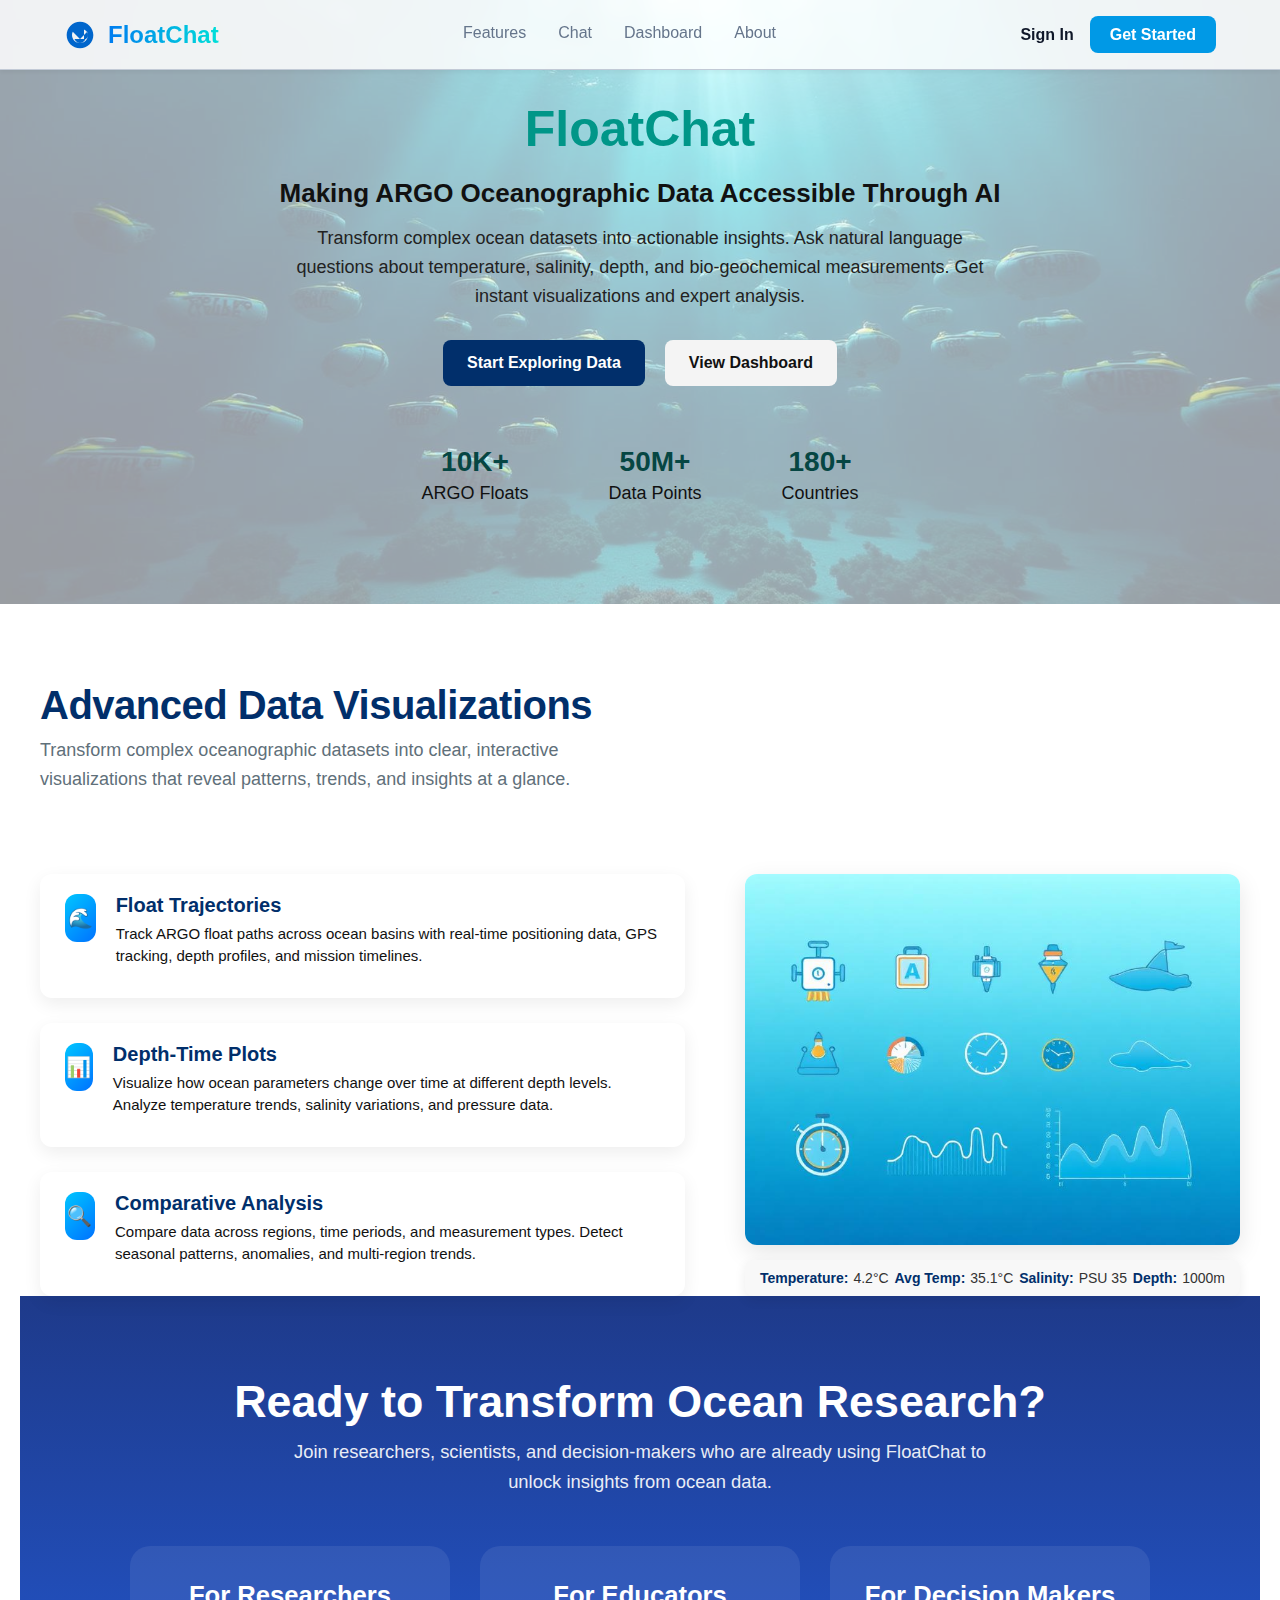
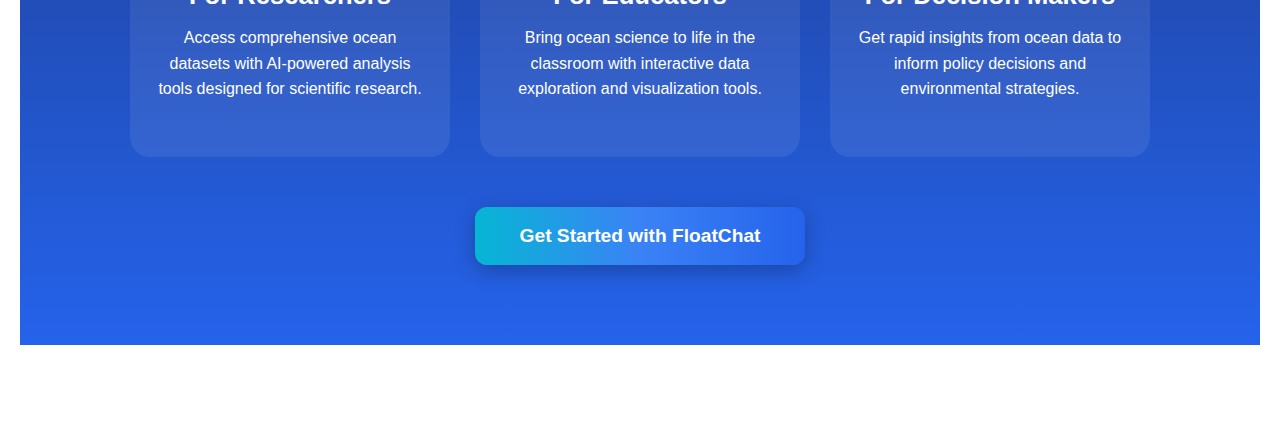
<file: landing page/index.html>
<!DOCTYPE html>
<html lang="en">
<head>
  <meta charset="UTF-8">
  <meta name="viewport" content="width=device-width, initial-scale=1.0">
  <title>FloatChat</title>
  <link rel="stylesheet" href="style.css">
</head>
<body>
  <!-- Modern Navbar -->
<header class="navbar">
  <div class="navbar-container">
    <a href="#" class="navbar-logo">
      <svg width="32" height="32" viewBox="0 0 24 24" fill="none"
        xmlns="http://www.w3.org/2000/svg">
        <path
          d="M12 2C6.48 2 2 6.48 2 12C2 17.52 6.48 22 12 22C17.52 22 22 17.52 22 12C22 6.48 17.52 2 12 2ZM16.24 16.24C15.07 17.41 13.57 18 12 18C10.43 18 8.93 17.41 7.76 16.24C6.59 15.07 6 13.57 6 12C6 11.17 6.21 10.36 6.58 9.62L14.38 17.42C13.64 17.79 12.83 18 12 18C10.14 18 8.5 16.74 7.82 15H16.18C15.5 16.74 13.86 18 12 18C11.17 18 10.36 17.79 9.62 17.42L17.42 9.62C17.79 10.36 18 11.17 18 12C18 13.86 16.74 15.5 15 15.18V7.82C16.74 8.5 18 10.14 18 12C18 13.57 17.41 15.07 16.24 16.24Z"
          class="logo-path" />
      </svg>
      <span class="gradient-text">FloatChat</span>
    </a>
    <nav class="nav-links">
      <a href="#">Features</a>
      <a href="#">Chat</a>
      <a href="#" class="active">Dashboard</a>
      <a href="#">About</a>
    </nav>
    <div class="nav-buttons">
      <a href="#" class="btn-signin">Sign In</a>
      <a href="#" class="btn-primary">Get Started</a>
    </div>
  </div>
</header>


  <!-- Hero Section -->
  <section class="hero">
    <h1>FloatChat</h1>
    <h2>Making ARGO Oceanographic Data Accessible Through AI</h2>
    <p>
      Transform complex ocean datasets into actionable insights. Ask natural language questions 
      about temperature, salinity, depth, and bio-geochemical measurements. Get instant 
      visualizations and expert analysis.
    </p>
    <div class="buttons">
      <a href="#" class="explore">Start Exploring Data</a>
      <a href="#" class="dashboard">View Dashboard</a>
    </div>
    

    <!-- Stats -->
    <div class="stats">
      <div>
        <span>10K+</span>
        ARGO Floats
      </div>
      <div>
        <span>50M+</span>
        Data Points
      </div>
      <div>
        <span>180+</span>
        Countries
      </div>
    </div>
    </section>
   <!-- Features Section -->
<section class="features-section">
  <div class="features-wrapper">
  <!-- Header -->
  <div class="features-header">
    <h2>Advanced Data Visualizations</h2>
    <p>
      Transform complex oceanographic datasets into clear, interactive visualizations
      that reveal patterns, trends, and insights at a glance.
    </p>
    <div class="header-accent" aria-hidden="true"></div>
  </div>

  <!-- Left: Cards -->
  <div class="features-cards">
    <div class="feature-card">
      <div class="icon-box">🌊</div>
      <div class="text">
        <h3>Float Trajectories</h3>
        <p>
          Track ARGO float paths across ocean basins with real-time positioning data,
          GPS tracking, depth profiles, and mission timelines.
        </p>
      </div>
    </div>

    <div class="feature-card">
      <div class="icon-box">📊</div>
      <div class="text">
        <h3>Depth-Time Plots</h3>
        <p>
          Visualize how ocean parameters change over time at different depth levels.
          Analyze temperature trends, salinity variations, and pressure data.
        </p>
      </div>
    </div>

    <div class="feature-card">
      <div class="icon-box">🔍</div>
      <div class="text">
        <h3>Comparative Analysis</h3>
        <p>
          Compare data across regions, time periods, and measurement types.
          Detect seasonal patterns, anomalies, and multi-region trends.
        </p>
      </div>
    </div>
  </div> <!-- ✅ close .features-cards here -->

  <!-- Right: Image -->
  <div class="features-image">
    <img src="ocean.png" alt="Ocean Visualization">
    <div class="image-data-bar">
      <div class="data-item"><span class="label">Temperature:</span><span class="value">4.2°C</span></div>
      <div class="data-item"><span class="label">Avg Temp:</span><span class="value">35.1°C</span></div>
      <div class="data-item"><span class="label">Salinity:</span><span class="value">PSU 35</span></div>
      <div class="data-item"><span class="label">Depth:</span><span class="value">1000m</span></div>
    </div>
  </div>
</div>

  </div>
  <!-- FloatChat Section -->
<section class="floatchat-section">
  <div class="container">
    <h2>Ready to Transform Ocean Research?</h2>
    <p class="subtitle">Join researchers, scientists, and decision-makers who are already using FloatChat to unlock insights from ocean data.</p>

    <div class="cards">
      <div class="card">
        <h3>For Researchers</h3>
        <p>Access comprehensive ocean datasets with AI-powered analysis tools designed for scientific research.</p>
        
      </div>
      <div class="card">
        <h3>For Educators</h3>
        <p>Bring ocean science to life in the classroom with interactive data exploration and visualization tools.</p>
        
      </div>
      <div class="card">
        <h3>For Decision Makers</h3>
        <p>Get rapid insights from ocean data to inform policy decisions and environmental strategies.</p>
        
      </div>
    </div>

    <a href="#" class="main-btn">Get Started with FloatChat</a>
  </div>
</section>
</body>
</html>
</file>
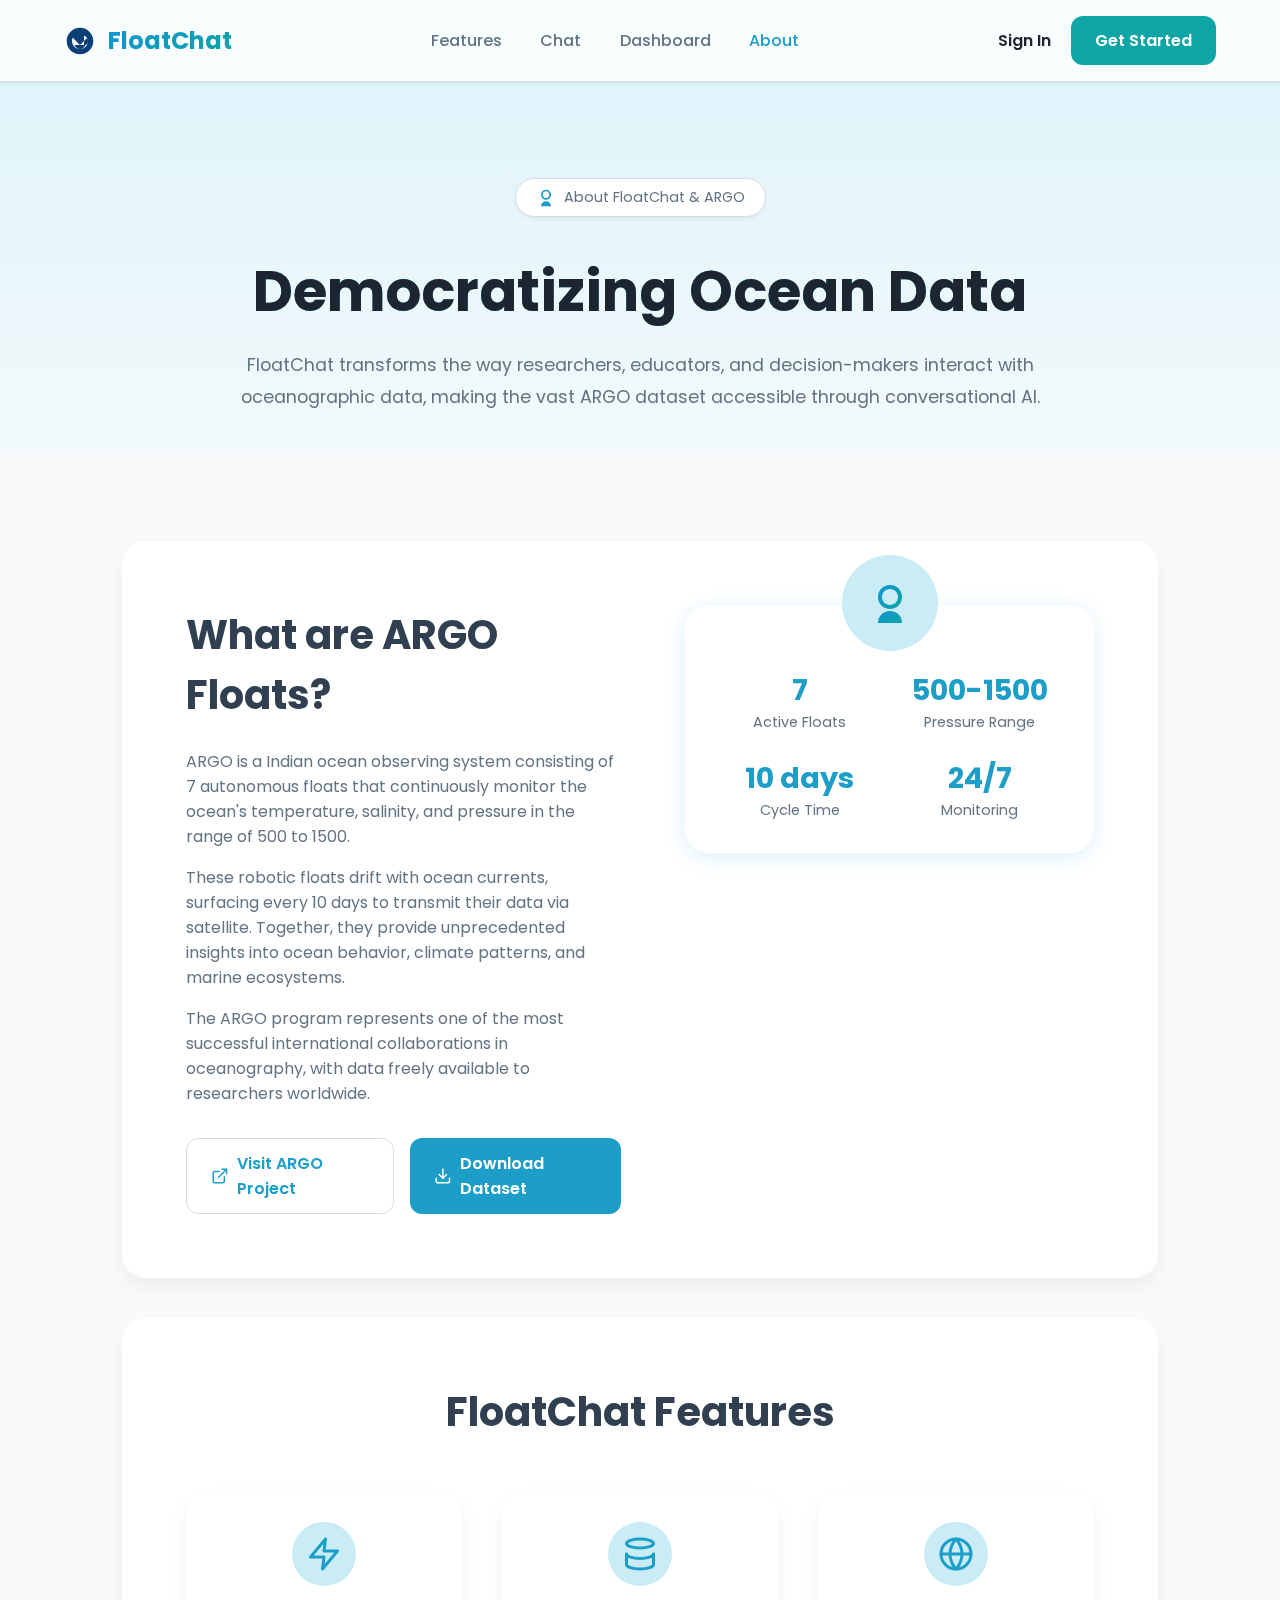
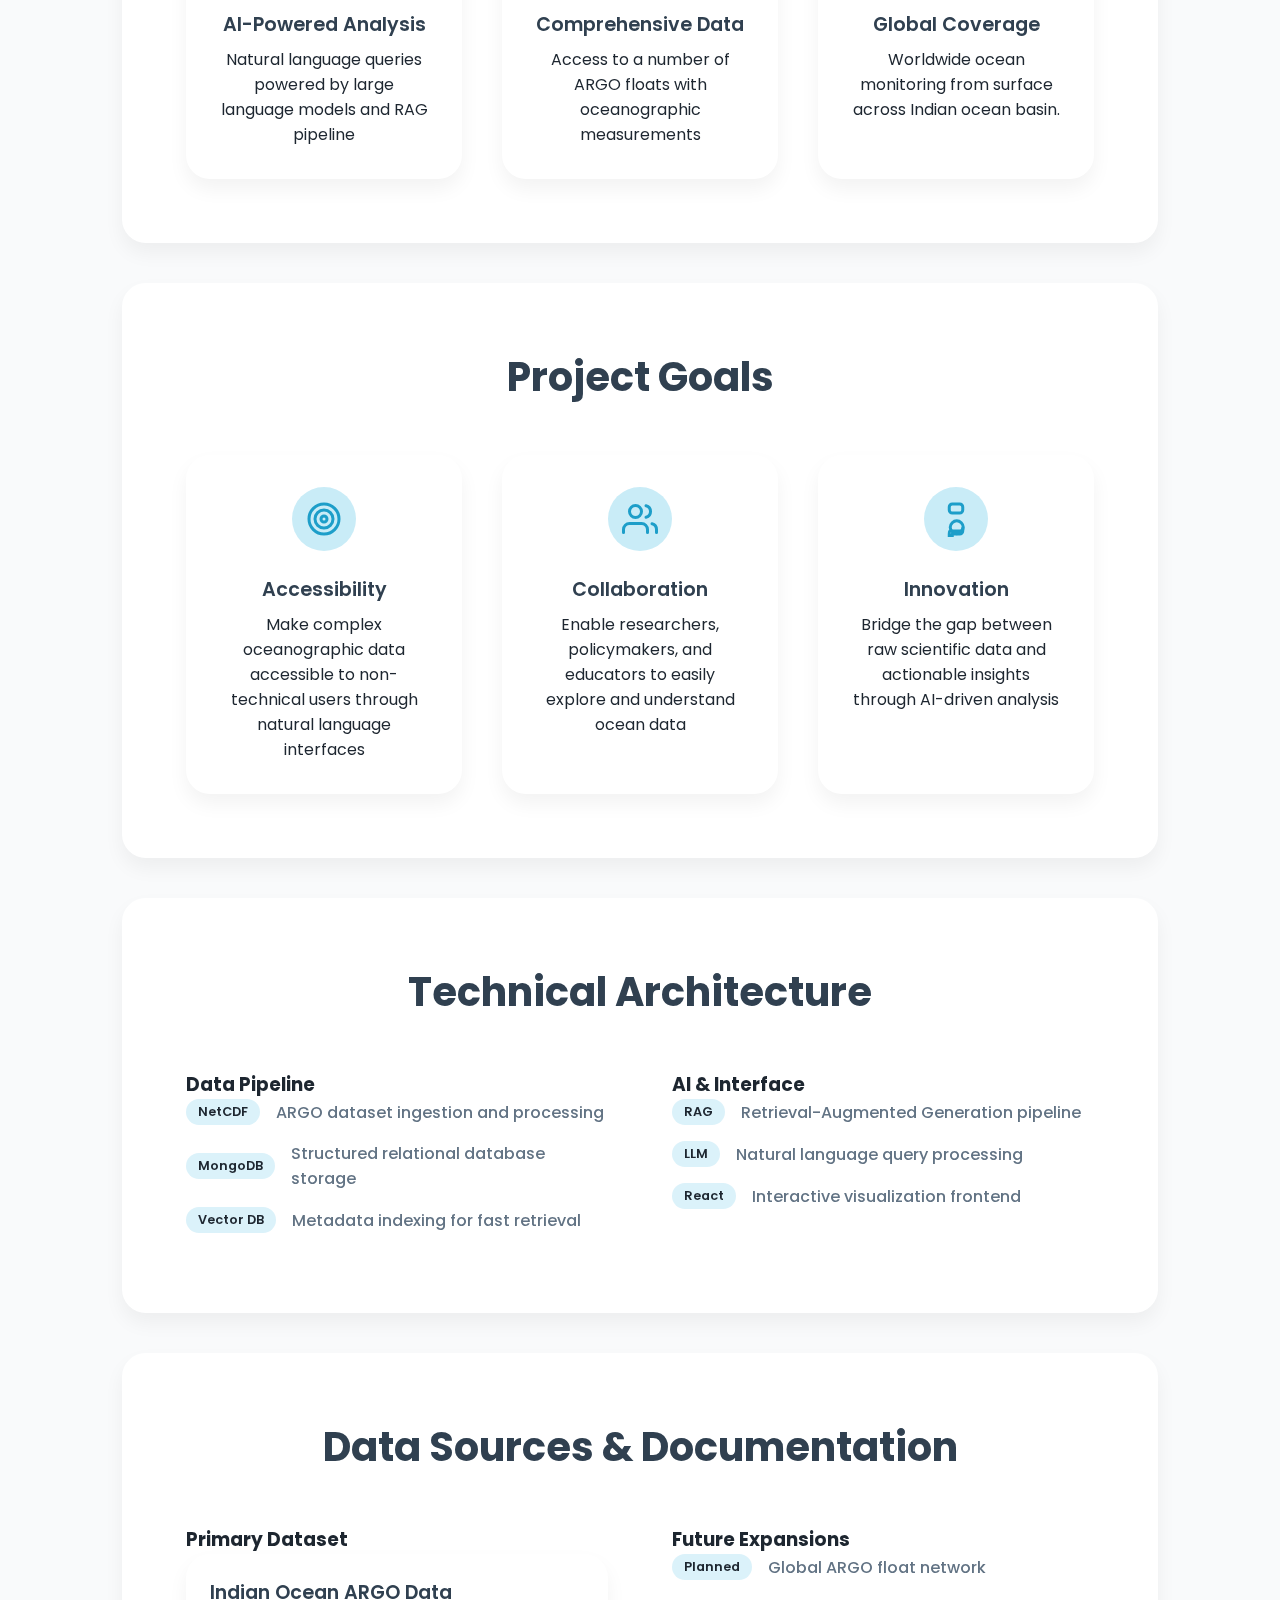
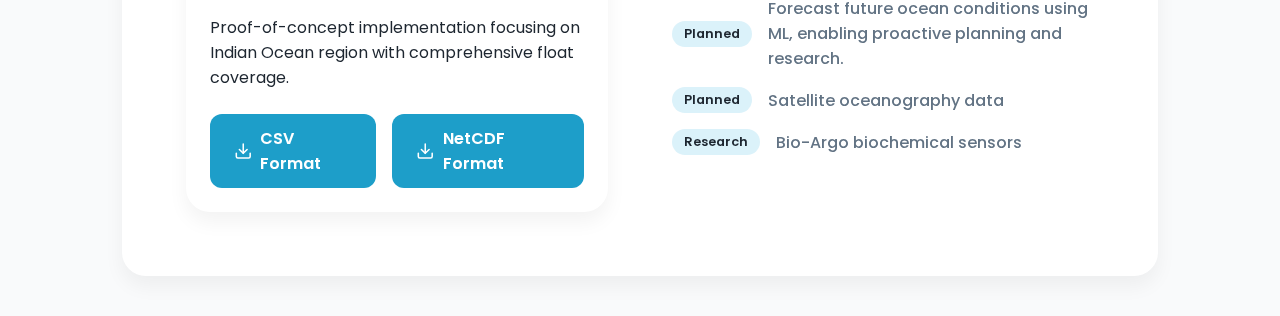
<file: aboutpage.html>
<!DOCTYPE html>
<html lang="en">
<head>
    <meta charset="UTF-8">
    <meta name="viewport" content="width=device-width, initial-scale=1.0">
    <title>FloatChat</title>
    <link rel="preconnect" href="https://fonts.googleapis.com">
    <link rel="preconnect" href="https://fonts.gstatic.com" crossorigin>
    <link href="https://fonts.googleapis.com/css2?family=Poppins:wght@400;500;600;700&display=swap" rel="stylesheet">
<style>
    /* Friend's Original Variables */
    :root {
        --background: hsl(210, 20%, 98%);
        --card: hsl(0, 0%, 100%);
        --foreground: hsl(210, 25%, 15%);
        --primary: hsl(195, 75%, 45%);
        --secondary: hsl(195, 75%, 88%);
        --accent: hsl(180 85% 35%); 
        --border: hsl(195, 20%, 85%);
        --muted-foreground: hsl(210, 15%, 45%);
        --radius: 0.75rem;

        --gradient-ocean: linear-gradient(135deg, hsl(200, 85%, 45%), hsl(180, 85%, 35%));
        --gradient-surface: linear-gradient(180deg, hsl(195, 75%, 92%), hsl(195, 60%, 97%));
        --shadow-data: 0 4px 20px hsl(195 85% 45% / 0.15);
    }

    /* Basic Setup (Friend's Original) */
    * {
        margin: 0;
        padding: 0;
        box-sizing: border-box;
    }

    body {
        font-family: 'Poppins', sans-serif;
        background-color: var(--background);
        color: var(--foreground);
        min-height: 100vh;
    }
    
    body::before {
        content: '';
        position: fixed;
        top: 0;
        left: 0;
        width: 100%;
        height: 50vh;
        background: var(--gradient-surface);
        z-index: -1;
    }

    .container {
        max-width: 1100px;
        margin: 0 auto;
        padding: 0 2rem;
    }

    /* Gradient Text style REQUIRED for new navbar to look correct */
    .gradient-text {
        background: var(--gradient-ocean);
        -webkit-background-clip: text;
        background-clip: text;
        color: transparent;
    }

    /* ==================== NAVBAR CSS ==================== */
    .navbar {
        background-color: hsla(0, 0%, 100%, 0.8);
        backdrop-filter: blur(8px);
        -webkit-backdrop-filter: blur(8px);
        box-shadow: 0 2px 4px rgba(0, 0, 0, 0.05);
        z-index: 1000;
        padding: 1rem 5%;
        border-bottom: 1px solid var(--border);
        position: sticky;
        top: 0;
    }
    
    .navbar-container {
        display: flex;
        justify-content: space-between;
        align-items: center;
        max-width: 1200px;
        margin: 0 auto;
    }

    .navbar-logo {
        display: flex;
        align-items: center;
        gap: 0.75rem;
        text-decoration: none;
        font-weight: 700;
        font-size: 1.5rem;
    }

    .navbar-logo .logo-path {
        fill: hsl(210, 85%, 25%);
    }

    .nav-links {
        display: flex;
        align-items: center;
        gap: 2rem;
    }

    .nav-links a {
        margin: 0 0.2rem;
        text-decoration: none;
        color: var(--muted-foreground);
        font-weight: 500;
        transition: color 0.3s ease;
    }

    .nav-links a:hover, .nav-links a.active {
        color: var(--primary);
    }
    
    /* Scoping button styles to ONLY affect the navbar */
    .navbar .nav-buttons .btn-signin {
        background: none;
        border: none;
        color: var(--foreground);
        font-weight: 600;
        margin-right: 1rem;
        cursor: pointer;
        text-decoration: none;
    }

    .navbar .nav-buttons .btn-primary {
        background-color: var(--accent);
        color: white;
        padding: 0.75rem 1.5rem;
        border: none;
        border-radius: var(--radius);
        font-weight: 600;
        cursor: pointer;
        text-decoration: none;
        display: inline-flex;
        align-items: center;
        gap: 8px;
    }

    /*  Button Styles */
    .btn-primary {
        background-color: var(--primary);
        color: white;
        padding: 0.75rem 1.5rem;
        border: none;
        border-radius: var(--radius);
        font-weight: 600;
        cursor: pointer;
        text-decoration: none;
        transition: background-color 0.3s ease, transform 0.2s;
        display: inline-flex;
        align-items: center;
        gap: 8px;
    }

    .btn-primary:hover {
        background-color: hsl(195, 75%, 40%);
        transform: translateY(-2px);
    }

    .btn-secondary {
        background-color: var(--card);
        color: var(--primary);
        padding: 0.75rem 1.5rem;
        border: 1px solid var(--border);
        border-radius: var(--radius);
        font-weight: 600;
        cursor: pointer;
        display: inline-flex;
        align-items: center;
        gap: 8px;
        transition: background-color 0.3s ease, transform 0.2s;
        text-decoration: none;
    }
    
    .btn-secondary:hover {
        background-color: var(--background);
        transform: translateY(-2px);
    }
    
    /* ======================================== */
    .hero {
        padding: 6rem 0;
        text-align: center;
    }
    
    .pill {
        display: inline-flex;
        align-items: center;
        padding: 0.5rem 1.25rem;
        background-color: var(--card);
        border: 1px solid var(--border);
        border-radius: 9999px;
        font-size: 0.9rem;
        color: var(--muted-foreground);
        box-shadow: 0 2px 4px rgba(0, 0, 0, 0.05);
        margin-bottom: 2rem;
        gap: 0.5rem;
    }

    .hero h1 {
        font-size: 3.5rem;
        font-weight: 700;
        color: var(--foreground);
        margin-bottom: 1rem;
    }
    
    .hero-text {
        max-width: 800px;
        margin: 0 auto;
        font-size: 1.1rem;
        color: var(--muted-foreground);
        line-height: 1.8;
    }

    .main-content {
        padding-top: 5rem;
    }

    .main-section {
        background-color: var(--card);
        border-radius: 1.5rem;
        box-shadow: 0 10px 20px rgba(0, 0, 0, 0.05);
        margin-bottom: 2.5rem;
        padding: 4rem;
    }
    
    .main-section-first {
        margin-top: -3rem;
    }
    
    .section-header, .section-content h2, .card-item h3 {
        color: hsl(210, 25%, 25%);
    }

    .section-header {
        text-align: center;
        font-size: 2.5rem;
        font-weight: 700;
        margin-bottom: 3rem;
    }

    .section-content {
        display: flex;
        align-items: flex-start;
        gap: 4rem;
    }
    
    .section-content h2 {
        font-size: 2.5rem;
        font-weight: 700;
        margin-bottom: 1.5rem;
    }

    .section-content p {
        color: var(--muted-foreground);
        margin-bottom: 1rem;
    }
    
    .stats-card {
        background-color: var(--card);
        border-radius: 1.5rem;
        box-shadow: var(--shadow-data);
        text-align: center;
        padding: 2rem;
        flex: 0 0 45%;
    }
    
    .stats-grid {
        display: grid;
        grid-template-columns: repeat(2, 1fr);
        gap: 1.5rem 1rem;
        margin-top: 1.5rem;
    }
    
    .stat h3 {
        font-size: 1.8rem;
        font-weight: 700;
        color: var(--primary);
    }

    .stat p {
        font-size: 0.9rem;
        color: var(--muted-foreground);
        margin: 0;
    }

    .card-grid {
        display: grid;
        grid-template-columns: repeat(3, 1fr);
        gap: 2.5rem;
    }

    .card-item {
        background-color: var(--card);
        border-radius: 1.5rem;
        padding: 2rem;
        box-shadow: 0 10px 20px rgba(0, 0, 0, 0.05);
        text-align: center;
        transition: transform 0.2s ease;
    }

    .card-item:hover {
        transform: translateY(-5px);
    }

    .card-icon-wrapper {
        width: 4rem;
        height: 4rem;
        background-color: var(--secondary);
        border-radius: 9999px;
        display: flex;
        justify-content: center;
        align-items: center;
        margin: 0 auto 1.5rem;
    }

    .card-icon {
        color: var(--primary);
        font-size: 2rem;
    }

    .card-item h3 {
        font-size: 1.2rem;
        font-weight: 600;
        margin-bottom: 0.5rem;
    }

    .pill-list {
        list-style: none;
        padding: 0;
        margin: 0;
    }

    .pill-list li {
        display: flex;
        align-items: center;
        margin-bottom: 1rem;
        color: var(--muted-foreground);
        font-weight: 500;
    }

    .pill-label {
        background-color: hsl(195, 75%, 92%);
        color: var(--foreground);
        font-weight: 600;
        font-size: 0.8rem;
        padding: 0.25rem 0.75rem;
        border-radius: 9999px;
        margin-right: 1rem;
        white-space: nowrap;
    }
    
    .pill-label.research {
        background-color: hsl(195, 75%, 92%);
    }

    .pill-label.ai {
        background-color: hsl(195, 75%, 92%);
        color: var(--foreground);
    }

    .two-column-layout {
        display: grid;
        grid-template-columns: repeat(2, 1fr);
        gap: 4rem;
    }
    
    @media (max-width: 1024px) {
        .container { padding: 0 1rem; }
        .section-content { flex-direction: column; }
        .card-grid { grid-template-columns: 1fr; }
        .two-column-layout { grid-template-columns: 1fr; }
    }

    @media (max-width: 768px) {
        .navbar-container { flex-direction: column; gap: 1rem; }
        .nav-links { display: none; }
        .hero h1 { font-size: 2.5rem; }
        .section-header { font-size: 2rem; }
        .btn-signin { display: none; }
    }
</style>
</head>
<body>
    <header class="navbar">
        <div class="navbar-container">
            <a href="index.html" class="navbar-logo">
                <svg width="32" height="32" viewBox="0 0 24 24" fill="none" xmlns="http://www.w3.org/2000/svg">
                    <path d="M12 2C6.48 2 2 6.48 2 12C2 17.52 6.48 22 12 22C17.52 22 22 17.52 22 12C22 6.48 17.52 2 12 2ZM16.24 16.24C15.07 17.41 13.57 18 12 18C10.43 18 8.93 17.41 7.76 16.24C6.59 15.07 6 13.57 6 12C6 11.17 6.21 10.36 6.58 9.62L14.38 17.42C13.64 17.79 12.83 18 12 18C10.14 18 8.5 16.74 7.82 15H16.18C15.5 16.74 13.86 18 12 18C11.17 18 10.36 17.79 9.62 17.42L17.42 9.62C17.79 10.36 18 11.17 18 12C18 13.86 16.74 15.5 15 15.18V7.82C16.74 8.5 18 10.14 18 12C18 13.57 17.41 15.07 16.24 16.24Z" class="logo-path"/>
                </svg>
                <span class="gradient-text">FloatChat</span>
            </a>
            <nav class="nav-links">
                <a href="features.html">Features</a>
                <a href="chat.html">Chat</a>
                <a href="dashboard.html">Dashboard</a>
                <a href="about.html" class="active">About</a>
            </nav>
            <div class="nav-buttons">
                <a href="#" class="btn-signin">Sign In</a>
                <a href="#" class="btn-primary">Get Started</a>
            </div>
        </div>
    </header>

    <main>
        <section class="hero">
            <div class="container">
                <div class="pill">
                    <svg width="20" height="20" viewBox="0 0 24 24" fill="none" xmlns="http://www.w3.org/2000/svg">
                        <path d="M12 2C8.75 2 6 4.75 6 8C6 11.25 8.75 14 12 14C15.25 14 18 11.25 18 8C18 4.75 15.25 2 12 2ZM12 4C14.21 4 16 5.79 16 8C16 10.21 14.21 12 12 12C9.79 12 8 10.21 8 8C8 5.79 9.79 4 12 4Z" fill="hsl(195, 75%, 45%)"/>
                        <path d="M12 16C8.75 16 6 18.75 6 22H18C18 18.75 15.25 16 12 16Z" fill="hsl(195, 75%, 45%)"/>
                    </svg>
                    About FloatChat & ARGO
                </div>
                <h1 class="gradient-text">Democratizing Ocean Data</h1>
                <p class="hero-text">FloatChat transforms the way researchers, educators, and decision-makers interact with oceanographic data, making the vast ARGO dataset accessible through conversational AI.</p>
            </div>
        </section>

        <section class="main-content container">
            <div class="main-section main-section-first">
                <div class="section-content">
                    <div style="flex: 1;">
                        <h2>What are ARGO Floats?</h2>
                        <p>ARGO is a Indian ocean observing system consisting of 7 autonomous floats that continuously monitor the ocean's temperature, salinity, and pressure in the range of 500 to 1500.</p>
                        <p>These robotic floats drift with ocean currents, surfacing every 10 days to transmit their data via satellite. Together, they provide unprecedented insights into ocean behavior, climate patterns, and marine ecosystems.</p>
                        <p>The ARGO program represents one of the most successful international collaborations in oceanography, with data freely available to researchers worldwide.</p>
                        <div style="display: flex; gap: 1rem; margin-top: 2rem;">
                            <a href="#" class="btn-secondary">
                                <svg xmlns="http://www.w3.org/2000/svg" width="20" height="20" viewBox="0 0 24 24" fill="none" stroke="currentColor" stroke-width="2" stroke-linecap="round" stroke-linejoin="round" class="feather feather-external-link"><path d="M18 13v6a2 2 0 0 1-2 2H5a2 2 0 0 1-2-2V8a2 2 0 0 1 2-2h6"></path><polyline points="15 3 21 3 21 9"></polyline><line x1="10" y1="14" x2="21" y2="3"></line></svg>
                                Visit ARGO Project
                            </a>
                            <a href="#" class="btn-primary">
                                <svg xmlns="http://www.w3.org/2000/svg" width="20" height="20" viewBox="0 0 24 24" fill="none" stroke="currentColor" stroke-width="2" stroke-linecap="round" stroke-linejoin="round" class="feather feather-download"><path d="M21 15v4a2 2 0 0 1-2 2H5a2 2 0 0 1-2-2v-4"></path><polyline points="7 10 12 15 17 10"></polyline><line x1="12" y1="15" x2="12" y2="3"></line></svg>
                                Download Dataset
                            </a>
                        </div>
                    </div>
                    <div class="stats-card" style="position: relative;">
                        <div class="card-icon-wrapper" style="position: absolute; top: -50px; left: 50%; transform: translateX(-50%); width: 6rem; height: 6rem;">
                            <svg width="48" height="48" viewBox="0 0 48 48" fill="none" xmlns="http://www.w3.org/2000/svg">
                                <path d="M24 6C17.0965 6 12 11.0965 12 18C12 24.9035 17.0965 30 24 30C30.9035 30 36 24.9035 36 18C36 11.0965 30.9035 6 24 6ZM24 10C28.4183 10 32 13.5817 32 18C32 22.4183 28.4183 26 24 26C19.5817 26 16 22.4183 16 18C16 13.5817 19.5817 10 24 10Z" fill="url(#cardIconGradient)"/>
                                <path d="M24 32C17.0965 32 12 37.0965 12 44H36C36 37.0965 30.9035 32 24 32Z" fill="url(#cardIconGradient)"/>
                                <defs>
                                    <linearGradient id="cardIconGradient" x1="0%" y1="0%" x2="100%" y2="100%">
                                        <stop offset="0%" stop-color="hsl(200, 85%, 45%)" />
                                        <stop offset="100%" stop-color="hsl(180, 85%, 35%)" />
                                    </linearGradient>
                                </defs>
                            </svg>
                        </div>
                        <div class="stats-grid" style="margin-top: 2rem;">
                            <div class="stat">
                                <h3>7</h3>
                                <p>Active Floats</p>
                            </div>
                            <div class="stat">
                                <h3>500-1500</h3>
                                <p>Pressure Range</p>
                            </div>
                            <div class="stat">
                                <h3>10 days</h3>
                                <p>Cycle Time</p>
                            </div>
                            <div class="stat">
                                <h3>24/7</h3>
                                <p>Monitoring</p>
                            </div>
                        </div>
                    </div>
                </div>
            </div>
            
            <div class="main-section">
                <h2 class="section-header">FloatChat Features</h2>
                <div class="card-grid">
                    <div class="card-item">
                        <div class="card-icon-wrapper">
                            <svg xmlns="http://www.w3.org/2000/svg" width="36" height="36" viewBox="0 0 24 24" fill="none" stroke="currentColor" stroke-width="2" stroke-linecap="round" stroke-linejoin="round" class="feather feather-zap card-icon"><polygon points="13 2 3 14 12 14 11 22 21 10 12 10 13 2"></polygon></svg>
                        </div>
                        <h3>AI-Powered Analysis</h3>
                        <p>Natural language queries powered by large language models and RAG pipeline</p>
                    </div>
                    <div class="card-item">
                        <div class="card-icon-wrapper">
                            <svg xmlns="http://www.w3.org/2000/svg" width="36" height="36" viewBox="0 0 24 24" fill="none" stroke="currentColor" stroke-width="2" stroke-linecap="round" stroke-linejoin="round" class="feather feather-database card-icon"><ellipse cx="12" cy="5" rx="9" ry="3"></ellipse><path d="M21 12c0 1.66-4.03 3-9 3s-9-1.34-9-3"></path><path d="M21 12v7c0 1.66-4.03 3-9 3s-9-1.34-9-3v-7"></path></svg>
                        </div>
                        <h3>Comprehensive Data</h3>
                        <p>Access to a number of ARGO floats with oceanographic measurements</p>
                    </div>
                    <div class="card-item">
                        <div class="card-icon-wrapper">
                            <svg xmlns="http://www.w3.org/2000/svg" width="36" height="36" viewBox="0 0 24 24" fill="none" stroke="currentColor" stroke-width="2" stroke-linecap="round" stroke-linejoin="round" class="feather feather-globe card-icon"><circle cx="12" cy="12" r="10"></circle><line x1="2" y1="12" x2="22" y2="12"></line><path d="M12 2a15.3 15.3 0 0 1 4 10 15.3 15.3 0 0 1-4 10 15.3 15.3 0 0 1-4-10 15.3 15.3 0 0 1 4-10z"></path></svg>
                        </div>
                        <h3>Global Coverage</h3>
                        <p>Worldwide ocean monitoring from surface across Indian ocean basin.</p>
                    </div>
                </div>
            </div>
            
            <div class="main-section">
                <h2 class="section-header">Project Goals</h2>
                <div class="card-grid">
                    <div class="card-item">
                        <div class="card-icon-wrapper">
                            <svg xmlns="http://www.w3.org/2000/svg" width="36" height="36" viewBox="0 0 24 24" fill="none" stroke="currentColor" stroke-width="2" stroke-linecap="round" stroke-linejoin="round" class="feather feather-target card-icon"><circle cx="12" cy="12" r="10"></circle><circle cx="12" cy="12" r="6"></circle><circle cx="12" cy="12" r="2"></circle></svg>
                        </div>
                        <h3>Accessibility</h3>
                        <p>Make complex oceanographic data accessible to non-technical users through natural language interfaces</p>
                    </div>
                    <div class="card-item">
                        <div class="card-icon-wrapper">
                            <svg xmlns="http://www.w3.org/2000/svg" width="36" height="36" viewBox="0 0 24 24" fill="none" stroke="currentColor" stroke-width="2" stroke-linecap="round" stroke-linejoin="round" class="feather feather-users card-icon"><path d="M17 21v-2a4 4 0 0 0-4-4H5a4 4 0 0 0-4 4v2"></path><circle cx="9" cy="7" r="4"></circle><path d="M23 21v-2a4 4 0 0 0-3-3.87"></path><path d="M16 3.13a4 4 0 0 1 0 7.75"></path></svg>
                        </div>
                        <h3>Collaboration</h3>
                        <p>Enable researchers, policymakers, and educators to easily explore and understand ocean data</p>
                    </div>
                    <div class="card-item">
                        <div class="card-icon-wrapper">
                            <svg xmlns="http://www.w3.org/2000/svg" width="36" height="36" viewBox="0 0 24 24" fill="none" stroke="currentColor" stroke-width="2" stroke-linecap="round" stroke-linejoin="round" class="feather feather-bulb card-icon"><path d="M15.5 14.5c-1.8-1.8-4.2-1.8-6 0-1.8 1.8-1.8 4.2 0 6 1.8 1.8 4.2 1.8 6 0 1.8-1.8 1.8-4.2 0-6z"></path><path d="M9.5 2h5c1.1 0 2 .9 2 2v2c0 1.1-.9 2-2 2h-5c-1.1 0-2-.9-2-2V4c0-1.1.9-2 2-2z"></path><path d="M9.5 22h5c1.1 0 2-.9 2-2v-2c0 1.1-.9 2-2 2h-5c-1.1 0-2-.9-2 2v2c0 1.1.9 2 2 2z"></path></svg>
                        </div>
                        <h3>Innovation</h3>
                        <p>Bridge the gap between raw scientific data and actionable insights through AI-driven analysis</p>
                    </div>
                </div>
            </div>
            
            <div class="main-section">
                <h2 class="section-header">Technical Architecture</h2>
                <div class="two-column-layout">
                    <div>
                        <h3>Data Pipeline</h3>
                        <ul class="pill-list">
                            <li>
                                <span class="pill-label">NetCDF</span> 
                                ARGO dataset ingestion and processing
                            </li>
                            <li>
                                <span class="pill-label">MongoDB</span> 
                                Structured relational database storage
                            </li>
                            <li>
                                <span class="pill-label">Vector DB</span> 
                                Metadata indexing for fast retrieval
                            </li>
                        </ul>
                    </div>
                    <div>
                        <h3>AI & Interface</h3>
                        <ul class="pill-list">
                            <li>
                                <span class="pill-label">RAG</span> 
                                Retrieval-Augmented Generation pipeline
                            </li>
                            <li>
                                <span class="pill-label ai">LLM</span> 
                                Natural language query processing
                            </li>
                            <li>
                                <span class="pill-label">React</span> 
                                Interactive visualization frontend
                            </li>
                        </ul>
                    </div>
                </div>
            </div>
            
            <div class="main-section">
                <h2 class="section-header">Data Sources & Documentation</h2>
                <div class="two-column-layout">
                    <div>
                        <h3>Primary Dataset</h3>
                        <div class="card-item" style="text-align: left; padding: 1.5rem;">
                            <h3 style="margin-bottom: 0.5rem;">Indian Ocean ARGO Data</h3>
                            <p style="margin-bottom: 1.5rem;">Proof-of-concept implementation focusing on Indian Ocean region with comprehensive float coverage.</p>
                            <div style="display: flex; gap: 1rem; justify-content: flex-start;">
                                <a href="#" class="btn-primary">
                                    <svg xmlns="http://www.w3.org/2000/svg" width="20" height="20" viewBox="0 0 24 24" fill="none" stroke="currentColor" stroke-width="2" stroke-linecap="round" stroke-linejoin="round" class="feather feather-download"><path d="M21 15v4a2 2 0 0 1-2 2H5a2 2 0 0 1-2-2v-4"></path><polyline points="7 10 12 15 17 10"></polyline><line x1="12" y1="15" x2="12" y2="3"></line></svg>
                                    CSV Format
                                </a>
                                <a href="#" class="btn-primary">
                                    <svg xmlns="http://www.w3.org/2000/svg" width="20" height="20" viewBox="0 0 24 24" fill="none" stroke="currentColor" stroke-width="2" stroke-linecap="round" stroke-linejoin="round" class="feather feather-download"><path d="M21 15v4a2 2 0 0 1-2 2H5a2 2 0 0 1-2-2v-4"></path><polyline points="7 10 12 15 17 10"></polyline><line x1="12" y1="15" x2="12" y2="3"></line></svg>
                                    NetCDF Format
                                </a>
                            </div>
                        </div>
                    </div>
                    <div>
                        <h3>Future Expansions</h3>
                        <ul class="pill-list">
                            <li>
                                <span class="pill-label">Planned</span>
                                Global ARGO float network
                            </li>
                            <li>
                                <span class="pill-label">Planned</span>
                                Forecast future ocean conditions using ML, enabling proactive planning and research.
                            </li>
                            <li>
                                <span class="pill-label">Planned</span>
                                Satellite oceanography data
                            </li>
                            <li>
                                <span class="pill-label research">Research</span>
                                Bio-Argo biochemical sensors
                            </li>
                        </ul>
                    </div>
                </div>
            </div>
        </section>
    </main>
</body>
</html>
</file>
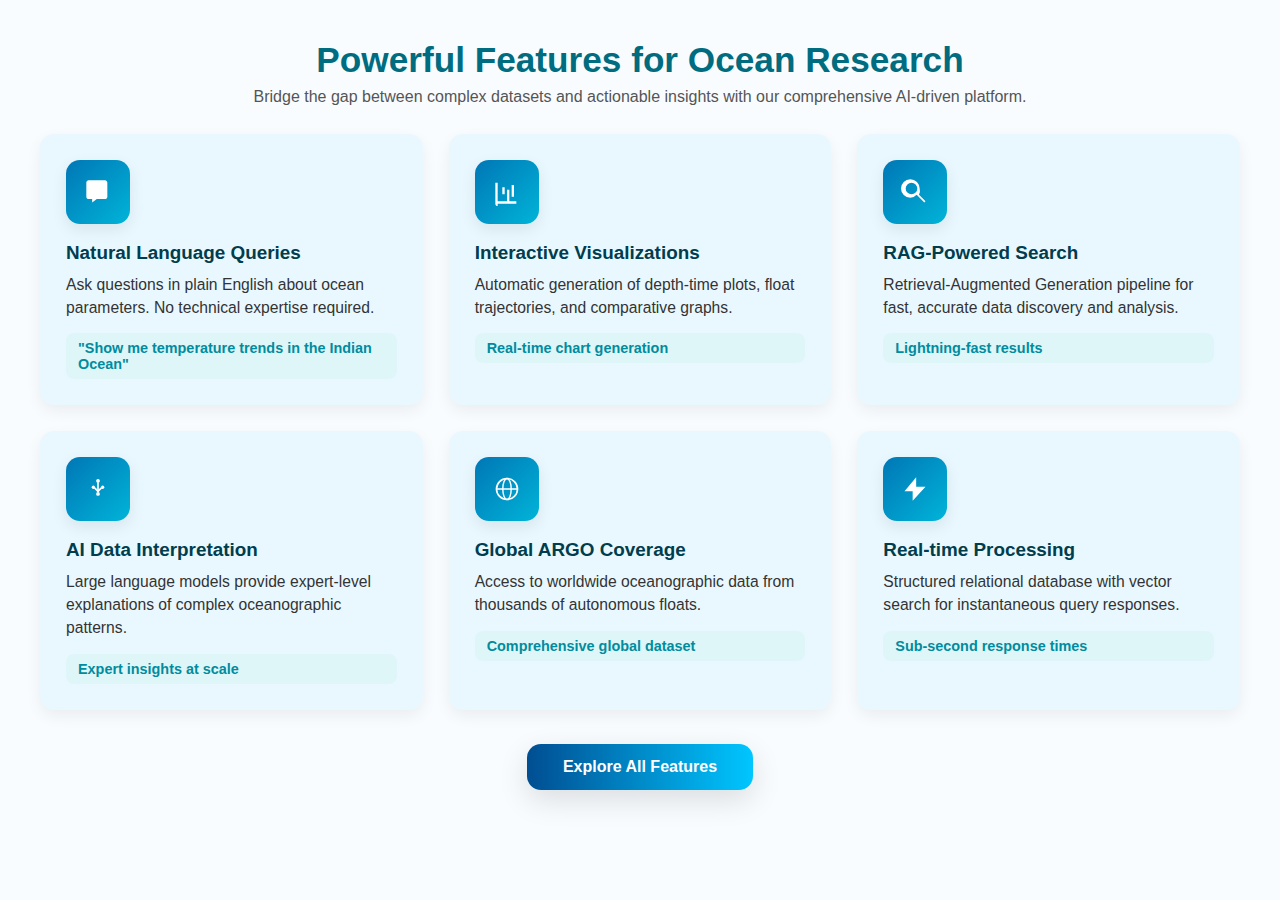
<file: features.html>
<!DOCTYPE html>
<html lang="en">
<head>
  <meta charset="utf-8" />
  <meta name="viewport" content="width=device-width,initial-scale=1" />
  <title>Ocean Research Features</title>
  <style>
    :root{
      --bg: #f9fcff;
      --card: #e9f8ff;
      --accent1: #0077b6;
      --accent2: #00b4d8;
      --accent1-dark: #005f87;
      --accent2-dark: #0094b8;
    }

    body{
      margin:0;
      font-family: Arial, Helvetica, sans-serif;
      background: var(--bg);
      color: #1b1b1b;
    }

    .container{
      max-width:1200px;
      margin:0 auto;
      padding:40px 20px;
      text-align:center;
    }

    .title{
      font-size:2.2rem;
      color:#006c80;
      margin:0 0 8px 0;
      font-weight:700;
    }

    .subtitle{
      margin:8px 0 28px 0;
      color:#555;
      font-size:1rem;
    }

    /* Grid: two cards per row on wider screens, stacks on small screens */
    .features{
      display:grid;
      grid-template-columns: repeat(auto-fit, minmax(360px, 1fr));
      gap:26px;
      align-items:stretch;
    }

    .feature-card,
    .extra-card {
      background: var(--card);
      border-radius:14px;
      padding:26px;
      text-align:left;
      box-shadow: 0 6px 16px rgba(0,0,0,0.06);
      transition: transform 0.22s ease, box-shadow 0.22s ease;
      display:flex;
      flex-direction:column;
    }

    .feature-card:hover,
    .extra-card:hover{
      transform: translateY(-6px);
      box-shadow: 0 12px 30px rgba(0,0,0,0.10);
    }

    /* Icon container */
    .icon{
      width:64px;
      height:64px;
      border-radius:14px;
      display:flex;
      align-items:center;
      justify-content:center;
      margin-bottom:18px;
      background: linear-gradient(135deg, var(--accent1), var(--accent2));
      box-shadow: 0 6px 16px rgba(0,0,0,0.08);
      transition: transform 0.30s cubic-bezier(.2,.9,.2,1),
                  background 0.30s ease,
                  box-shadow 0.30s ease;
      flex: 0 0 auto;
    }

    /* size svg icons */
    .icon svg{
      width:28px;
      height:28px;
      display:block;
    }

    /* hover: scale + darker gradient + glow */
    .feature-card:hover .icon,
    .extra-card:hover .icon{
      transform: scale(1.18);
      background: linear-gradient(135deg, var(--accent1-dark), var(--accent2-dark));
      box-shadow: 0 8px 26px rgba(0,160,200,0.45);
    }

    /* Text */
    .feature-card h3,
    .extra-card h3 {
      margin:0 0 10px 0;
      font-size:1.18rem;
      color:#003d4d;
      font-weight:700;
    }

    .feature-card p,
    .extra-card p {
      margin:0 0 14px 0;
      color:#333;
      line-height:1.45;
      font-size:0.98rem;
    }

    .highlight{
      display:inline-block;
      background:#dff6f9;
      color:#008c9e;
      padding:7px 12px;
      border-radius:8px;
      font-weight:700;
      font-size:0.9rem;
    }

    /* Explore button */
    .explore-wrap{
      margin-top:34px;
      text-align:center;
    }

    .explore-btn{
      display:inline-block;
      background: linear-gradient(90deg,#004e92,#00c6ff);
      color:white;
      border:none;
      padding:14px 36px;
      border-radius:14px;
      font-weight:800;
      cursor:pointer;
      box-shadow:0 10px 30px rgba(0,0,0,0.12);
      transition: transform 0.26s ease, box-shadow 0.26s ease;
      font-size:1rem;
    }

    .explore-btn:hover{
      transform: translateY(-4px) scale(1.03);
      box-shadow:0 16px 44px rgba(0,0,0,0.18);
    }

    /* Responsive tweaks */
    @media (max-width:420px){
      .icon{ width:56px; height:56px; border-radius:12px; }
      .icon svg{ width:24px; height:24px; }
      .feature-card, .extra-card { padding:18px; border-radius:12px; }
    }

  </style>
</head>
<body>
  <div class="container">
    <h1 class="title">Powerful Features for Ocean Research</h1>
    <p class="subtitle">Bridge the gap between complex datasets and actionable insights with our comprehensive AI-driven platform.</p>

    <div class="features">
      <!-- Card 1 -->
      <div class="feature-card">
        <div class="icon" aria-hidden="true">
          <!-- Chat / messages (filled) -->
          <svg viewBox="0 0 24 24" xmlns="http://www.w3.org/2000/svg" aria-hidden="true">
            <path fill="white" d="M20 2H4C2.897 2 2 2.897 2 4v12c0 1.103.897 2 2 2h3v3l4-3h7c1.103 0 2-.897 2-2V4c0-1.103-.897-2-2-2z"/>
          </svg>
        </div>
        <h3>Natural Language Queries</h3>
        <p>Ask questions in plain English about ocean parameters. No technical expertise required.</p>
        <span class="highlight">"Show me temperature trends in the Indian Ocean"</span>
      </div>

      <!-- Card 2 -->
      <div class="feature-card">
        <div class="icon" aria-hidden="true">
          <!-- Chart / columns -->
          <svg viewBox="0 0 24 24" xmlns="http://www.w3.org/2000/svg" aria-hidden="true">
            <path fill="white" d="M4 22h16v-2H4v-16H2v18c0 1.103.897 2 2 2zM10 14H8V8h2v6zm4 6h-2V10h2v10zm4-4h-2V6h2v10z"/>
          </svg>
        </div>
        <h3>Interactive Visualizations</h3>
        <p>Automatic generation of depth-time plots, float trajectories, and comparative graphs.</p>
        <span class="highlight">Real-time chart generation</span>
      </div>

      <!-- Card 3 -->
      <div class="feature-card">
        <div class="icon" aria-hidden="true">
          <!-- Search / magnifier -->
          <svg viewBox="0 0 24 24" xmlns="http://www.w3.org/2000/svg" aria-hidden="true">
            <path fill="white" d="M21 20l-5.586-5.586A7.928 7.928 0 0016 9a8 8 0 10-8 8 7.928 7.928 0 005.414-2.586L20 21l1-1zM4 9a5 5 0 1110 0A5 5 0 014 9z"/>
          </svg>
        </div>
        <h3>RAG-Powered Search</h3>
        <p>Retrieval-Augmented Generation pipeline for fast, accurate data discovery and analysis.</p>
        <span class="highlight">Lightning-fast results</span>
      </div>

      <!-- Card 4 (updated AI/brain -> network nodes icon) -->
      <div class="feature-card">
        <div class="icon" aria-hidden="true">
          <!-- AI network / nodes -->
          <svg viewBox="0 0 24 24" xmlns="http://www.w3.org/2000/svg" aria-hidden="true">
            <!-- filled nodes -->
            <circle cx="12" cy="5" r="1.6" fill="white"/>
            <circle cx="8" cy="10.5" r="1.4" fill="white"/>
            <circle cx="16" cy="10.5" r="1.4" fill="white"/>
            <circle cx="12" cy="16.2" r="1.6" fill="white"/>
            <!-- connecting strokes -->
            <path d="M12 6.6v6.6" stroke="white" stroke-width="1.4" stroke-linecap="round" stroke-linejoin="round" fill="none"/>
            <path d="M9.3 11.2L12 14" stroke="white" stroke-width="1.4" stroke-linecap="round" stroke-linejoin="round" fill="none"/>
            <path d="M14.7 11.2L12 14" stroke="white" stroke-width="1.4" stroke-linecap="round" stroke-linejoin="round" fill="none"/>
          </svg>
        </div>
        <h3>AI Data Interpretation</h3>
        <p>Large language models provide expert-level explanations of complex oceanographic patterns.</p>
        <span class="highlight">Expert insights at scale</span>
      </div>

      <!-- Card 5 (updated Globe) -->
      <div class="feature-card">
        <div class="icon" aria-hidden="true">
          <!-- Globe with equator & meridian -->
          <svg viewBox="0 0 24 24" xmlns="http://www.w3.org/2000/svg" aria-hidden="true">
            <circle cx="12" cy="12" r="9" fill="none" stroke="white" stroke-width="1.4"/>
            <ellipse cx="12" cy="12" rx="3.6" ry="9" fill="none" stroke="white" stroke-width="1.2"/>
            <path d="M3 12h18" fill="none" stroke="white" stroke-width="1.2" stroke-linecap="round"/>
          </svg>
        </div>
        <h3>Global ARGO Coverage</h3>
        <p>Access to worldwide oceanographic data from thousands of autonomous floats.</p>
        <span class="highlight">Comprehensive global dataset</span>
      </div>

      <!-- Card 6 -->
      <div class="feature-card">
        <div class="icon" aria-hidden="true">
          <!-- Bolt / lightning -->
          <svg viewBox="0 0 24 24" xmlns="http://www.w3.org/2000/svg" aria-hidden="true">
            <path fill="white" d="M13 2L3 14h7v8l11-12h-8z"/>
          </svg>
        </div>
        <h3>Real-time Processing</h3>
        <p>Structured relational database with vector search for instantaneous query responses.</p>
        <span class="highlight">Sub-second response times</span>
      </div>
    </div>

    <div class="explore-wrap">
      <button class="explore-btn">Explore All Features</button>
    </div>
  </div>
</body>
</html>
</file>
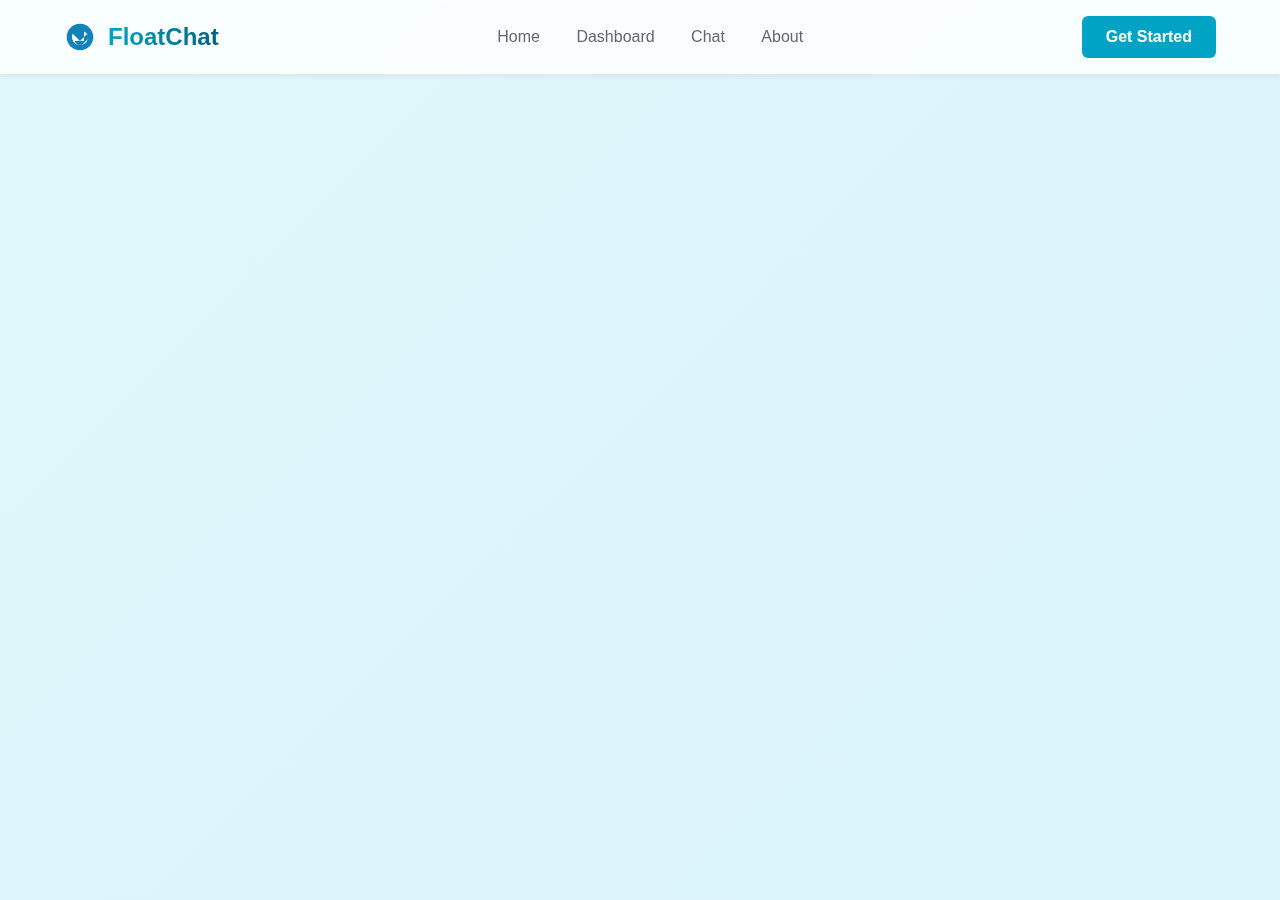
<file: signin.html>
<!DOCTYPE html>
<html lang="en">
<head>
    <meta charset="UTF-8" />
    <meta name="viewport" content="width=device-width, initial-scale=1.0" />
    <title>FloatChat - Sign In</title>
    <style>
        :root {
            --primary: 200, 80%, 40%;
            --accent: #00a3c4;
            --gradient-ocean: linear-gradient(90deg, #00a3c4, #03617e);
            --border: 0, 0%, 90%;
            --muted-foreground: 0, 0%, 40%;
            --foreground: 0, 0%, 20%;
            --radius: 6px;
        }

        * {
            margin: 0;
            padding: 0;
            box-sizing: border-box;
            font-family: "Inter", sans-serif;
        }

        body {
            background: #e0f7fb;
            color: #333;
            min-height: 100vh;
            display: flex;
            flex-direction: column;
            align-items: center;
            justify-content: center;
            padding-top: 80px; /* space for fixed navbar */
            /* Animated background */
            background: linear-gradient(135deg, #e0f7fb, #d4f0f8, #c8e8f5);
            background-size: 400% 400%;
            animation: backgroundGradient 15s ease infinite;
        }

        @keyframes backgroundGradient {
            0% { background-position: 0% 50%; }
            50% { background-position: 100% 50%; }
            100% { background-position: 0% 50%; }
        }

        .gradient-text {
            background: var(--gradient-ocean);
            -webkit-background-clip: text;
            background-clip: text;
            color: transparent;
        }

        .navbar {
            position: fixed;
            top: 0;
            left: 0;
            width: 100%;
            background-color: hsla(0, 0%, 100%, 0.8);
            backdrop-filter: blur(8px);
            -webkit-backdrop-filter: blur(8px);
            box-shadow: 0 2px 4px rgba(0, 0, 0, 0.05);
            z-index: 1000;
            padding: 1rem 5%;
            border-bottom: 1px solid hsl(var(--border));
        }

        .navbar-container {
            display: flex;
            justify-content: space-between;
            align-items: center;
        }

        .navbar-logo {
            display: flex;
            align-items: center;
            gap: 0.75rem;
            text-decoration: none;
            font-weight: 700;
            font-size: 1.5rem;
        }

        .navbar-logo .logo-path {
            fill: hsl(var(--primary));
        }

        .nav-links a {
            margin: 0 1rem;
            text-decoration: none;
            color: hsl(var(--muted-foreground));
            font-weight: 500;
            transition: color 0.3s ease;
        }

        .nav-links a.active {
            color: var(--accent);
            font-weight: 600;
        }

        .nav-buttons .btn-signin {
            background: none;
            border: none;
            color: hsl(var(--foreground));
            font-weight: 600;
            margin-right: 1rem;
            cursor: pointer;
            text-decoration: none;
        }

        .btn-primary {
            background-color: var(--accent);
            color: white;
            padding: 0.75rem 1.5rem;
            border: none;
            border-radius: var(--radius);
            font-weight: 600;
            cursor: pointer;
            text-decoration: none;
            transition: background-color 0.3s ease, transform 0.2s ease;
            display: inline-flex;
            align-items: center;
            gap: 8px;
        }

        .btn-primary:hover {
            filter: brightness(1.1);
            transform: translateY(-2px);
        }

        .main-container {
            display: flex;
            width: 100%;
            max-width: 1000px;
            background: #fff;
            border-radius: 10px;
            box-shadow: 0 4px 12px rgba(0, 0, 0, 0.08);
            overflow: hidden;
            animation: fadeInUp 0.8s ease-out forwards;
            opacity: 0;
            transform: translateY(20px);
            margin: 2rem;
        }

        @keyframes fadeInUp {
            to { opacity: 1; transform: translateY(0); }
        }

        .left-panel {
            flex: 1;
            display: flex;
            flex-direction: column;
            justify-content: center;
            align-items: center;
            padding: 3rem 2rem;
            background: #f0f7f8;
            text-align: center;
        }
        
        .left-panel h1 { font-size: 2.5rem; margin-bottom: 0.5rem; line-height: 1.2; }
        .left-panel p { font-size: 1rem; color: #666; margin-top: 0.5rem; }

        .right-panel {
            flex: 1;
            display: flex;
            flex-direction: column;
            justify-content: center;
            padding: 3rem;
            text-align: center;
        }

        .right-panel h2 { font-size: 2rem; color: #03617e; margin-bottom: 1rem; }
        .right-panel .subtitle { color: #666; margin-bottom: 2rem; }

        .form-group { margin-bottom: 1.5rem; text-align: left; }
        .form-group label { display: block; margin-bottom: 0.5rem; color: #444; font-weight: 500; }
        .form-group input {
            width: 100%;
            padding: 0.75rem;
            border: 1px solid #e0e0e0;
            border-radius: var(--radius);
            font-size: 1rem;
            transition: border-color 0.3s ease;
        }
        .form-group input:focus {
            outline: none;
            border-color: var(--accent);
            box-shadow: 0 0 0 2px rgba(0, 163, 196, 0.2);
        }

        .form-actions {
            display: flex;
            justify-content: space-between;
            align-items: center;
            margin-top: 1rem;
            font-size: 0.9rem;
        }
        .form-actions a {
            color: var(--accent);
            text-decoration: none;
            transition: color 0.3s ease;
        }
        .form-actions a:hover { text-decoration: underline; }

        .btn-full { width: 100%; margin-top: 1rem; }

        .error-message {
            color: red;
            margin-top: 0.5rem;
            font-size: 0.9rem;
            display: none;
        }

        @media (max-width: 768px) {
            .main-container { flex-direction: column; margin: 1rem; }
            .left-panel, .right-panel { padding: 2rem; }
        }
    </style>
</head>
<body>
    <!-- Navbar -->
    <header class="navbar">
        <div class="navbar-container">
            <a href="../landing page/index.html" class="navbar-logo">
                <svg width="32" height="32" viewBox="0 0 24 24" fill="none" xmlns="http://www.w3.org/2000/svg">
                    <path d="M12 2C6.48 2 2 6.48 2 12C2 17.52 6.48 22 12 22C17.52 22 22 17.52 22 12C22 6.48 17.52 2 12 2ZM16.24 16.24C15.07 17.41 13.57 18 12 18C10.43 18 8.93 17.41 7.76 16.24C6.59 15.07 6 13.57 6 12C6 11.17 6.21 10.36 6.58 9.62L14.38 17.42C13.64 17.79 12.83 18 12 18C10.14 18 8.5 16.74 7.82 15H16.18C15.5 16.74 13.86 18 12 18C11.17 18 10.36 17.79 9.62 17.42L17.42 9.62C17.79 10.36 18 11.17 18 12C18 13.86 16.74 15.5 15 15.18V7.82C16.74 8.5 18 10.14 18 12C18 13.57 17.41 15.07 16.24 16.24Z" class="logo-path" />
                </svg>
                <span class="gradient-text">FloatChat</span>
            </a>
            <nav class="nav-links">
                <a href="../landing page/index.html">Home</a>
                <a href="../FloatChat-Dashboard/dashboard.html">Dashboard</a>
                <a href="../chat/chat.html">Chat</a>
                <a href="../aboutpage.html">About</a>
            </nav>
            <div class="nav-buttons">
                <a href="#" class="btn-primary">Get Started</a>
            </div>
        </div>
    </header>

    <div class="main-container">
        <!-- Left Panel -->
        <div class="left-panel">
            <h1><span class="gradient-text">Join the FloatChat Community</span></h1>
            <p>Access the world's largest oceanographic database and get instant insights from AI.</p>
        </div>

        <!-- Right Panel (Sign-in Form) -->
        <div class="right-panel">
            <h2>Sign In</h2>
            <p class="subtitle">Log in to your account to start exploring.</p>
            <form class="signin-form" id="signinForm">
                <div class="form-group">
                    <label for="username">Email</label>
                    <input type="text" id="username" name="username" placeholder="name@example.com" />
                </div>
                <div class="form-group">
                    <label for="password">Password</label>
                    <input type="password" id="password" name="password" placeholder="••••••••" />
                </div>
                <div class="error-message" id="errorMessage">Invalid email or password</div>
                <button type="submit" class="btn-primary btn-full">Sign In</button>
            </form>
            <div class="form-actions">
                <span>Don't have an account? <a href="#">Sign up</a></span>
                <a href="#">Forgot password?</a>
            </div>
        </div>
    </div>

    <script>
        const form = document.getElementById('signinForm');
        const errorMsg = document.getElementById('errorMessage');

        // Hard-coded credentials
        const validEmail = "user@example.com";
        const validPassword = "password123";

        form.addEventListener('submit', function(e) {
            e.preventDefault(); // Prevent form submission

            const emailInput = document.getElementById('username').value;
            const passwordInput = document.getElementById('password').value;

            if(emailInput === validEmail && passwordInput === validPassword) {
                errorMsg.style.display = 'none';
                alert("Login successful!");
                window.location.href = "../landing page/index.html";
            } else {
                errorMsg.style.display = 'block';
            }
        });
    </script>
</body>
</html>
</file>
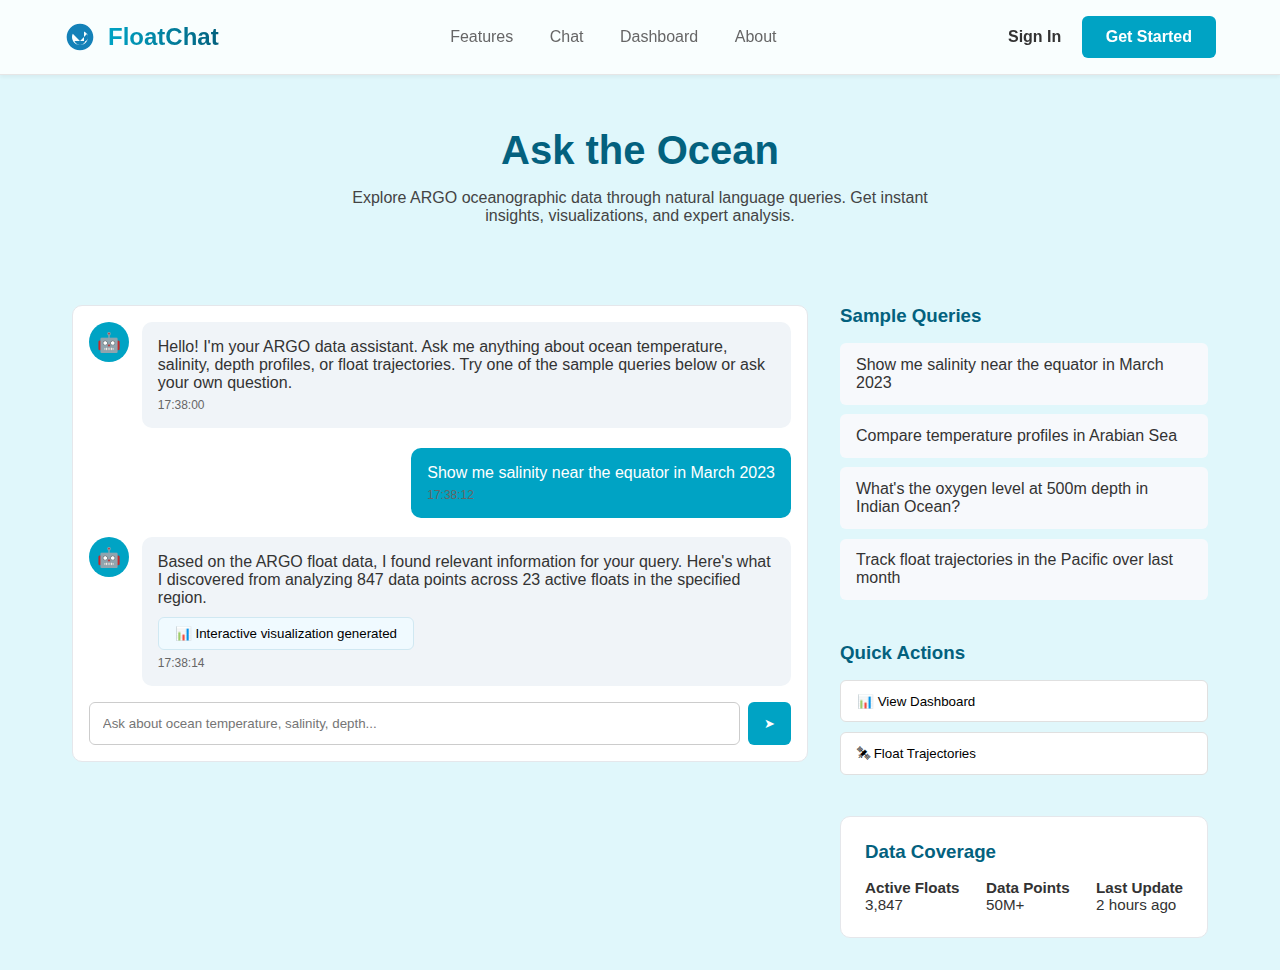
<file: chat/chat.html>
<!DOCTYPE html>
<html lang="en">
<head>
  <meta charset="UTF-8" />
  <meta name="viewport" content="width=device-width, initial-scale=1.0"/>
  <title>FloatChat</title>
  <style>
    :root {
      --primary: 200, 80%, 40%;
      --accent: #00a3c4;
      --gradient-ocean: linear-gradient(90deg, #00a3c4, #03617e);
      --border: 0, 0%, 90%;
      --muted-foreground: 0, 0%, 40%;
      --foreground: 0, 0%, 20%;
      --radius: 6px;
    }

    * {
      margin: 0;
      padding: 0;
      box-sizing: border-box;
      font-family: "Inter", sans-serif;
    }

    body {
      background: #e0f7fb;
      color: #333;
      min-height: 100vh;
      padding-top: 80px; /* space for fixed navbar */
    }

    /* ==================== GRADIENT TEXT UTILITY ==================== */
    .gradient-text {
      background: var(--gradient-ocean);
      -webkit-background-clip: text;
      background-clip: text;
      color: transparent;
    }

    /* ==================== FIXED NAVBAR ==================== */
    .navbar {
      position: fixed;
      top: 0;
      left: 0;
      width: 100%;
      background-color: hsla(0, 0%, 100%, 0.8);
      backdrop-filter: blur(8px);
      -webkit-backdrop-filter: blur(8px);
      box-shadow: 0 2px 4px rgba(0, 0, 0, 0.05);
      z-index: 1000;
      padding: 1rem 5%;
      border-bottom: 1px solid hsl(var(--border));
    }

    .navbar-container {
      display: flex;
      justify-content: space-between;
      align-items: center;
    }

    .navbar-logo {
      display: flex;
      align-items: center;
      gap: 0.75rem;
      text-decoration: none;
      font-weight: 700;
      font-size: 1.5rem;
    }

    .navbar-logo .logo-path {
      fill: hsl(var(--primary));
    }

    .nav-links a {
      margin: 0 1rem;
      text-decoration: none;
      color: hsl(var(--muted-foreground));
      font-weight: 500;
      transition: color 0.3s ease;
    }

    

    .nav-buttons .btn-signin {
      background: none;
      border: none;
      color: hsl(var(--foreground));
      font-weight: 600;
      margin-right: 1rem;
      cursor: pointer;
      text-decoration: none;
    }

    .btn-primary {
      background-color: var(--accent);
      color: white;
      padding: 0.75rem 1.5rem;
      border: none;
      border-radius: var(--radius);
      font-weight: 600;
      cursor: pointer;
      text-decoration: none;
      transition: background-color 0.3s ease;
      display: inline-flex;
      align-items: center;
      gap: 8px;
    }

    .btn-primary:hover {
      filter: brightness(1.1);
    }

    /* Hero Section */
    .hero {
      text-align: center;
      padding: 3rem 2rem;
    }

    .hero h1 {
      font-size: 2.5rem;
      color: #03617e;
      margin-bottom: 1rem;
    }

    .hero p {
      color: #444;
      max-width: 600px;
      margin: 0 auto;
    }

    /* Two Column Layout */
    .main-content {
      display: flex;
      justify-content: center;
      gap: 2rem;
      max-width: 1200px;
      margin: 2rem auto;
      padding: 0 2rem;
    }

    .left-column {
      flex: 2;
    }

    .right-column {
      flex: 1;
      display: flex;
      flex-direction: column;
      gap: 2rem;
    }

    /* Chat Section */
    .chat-container {
      background: #fff;
      border: 1px solid #e5e7eb;
      border-radius: 10px;
      overflow: hidden;
      padding: 1rem;
    }

    .chat-box {
      display: flex;
      flex-direction: column;
      gap: 1.2rem;
      margin-bottom: 1rem;
    }

    .assistant,
    .user {
      display: flex;
      gap: 0.8rem;
    }

    .bot-icon {
      background: #00a3c4;
      color: #fff;
      width: 40px;
      height: 40px;
      display: flex;
      align-items: center;
      justify-content: center;
      border-radius: 50%;
      font-size: 1.2rem;
      flex-shrink: 0;
    }

    .message {
      background: #f0f4f8;
      padding: 1rem;
      border-radius: 10px;
      position: relative;
    }

    .user-message {
      background: #00a3c4;
      color: #fff;
      margin-left: auto;
    }

    .time {
      font-size: 0.75rem;
      color: #666;
      display: block;
      margin-top: 0.4rem;
    }

    .viz-btn {
      background: #f0faff;
      border: 1px solid #d0e8f2;
      padding: 0.5rem 1rem;
      margin-top: 0.6rem;
      border-radius: 6px;
      cursor: pointer;
    }

    /* Input */
    .input-box {
      display: flex;
      gap: 0.5rem;
    }

    .input-box input {
      flex: 1;
      padding: 0.8rem;
      border: 1px solid #ccc;
      border-radius: 6px;
    }

    .send-btn {
      background: #00a3c4;
      color: #fff;
      border: none;
      padding: 0 1rem;
      border-radius: 6px;
      cursor: pointer;
    }

    /* Sample Queries */
    .sample-queries h3,
    .quick-actions h3,
    .data-coverage h3 {
      margin-bottom: 1rem;
      color: #03617e;
    }

    .query {
      background: #f7f9fc;
      padding: 0.8rem 1rem;
      border-radius: 6px;
      margin-bottom: 0.6rem;
      cursor: pointer;
    }

    /* Quick Actions */
    .quick-actions button {
      display: block;
      width: 100%;
      margin-bottom: 0.6rem;
      padding: 0.8rem 1rem;
      border: 1px solid #e0e0e0;
      border-radius: 6px;
      background: #fff;
      cursor: pointer;
      text-align: left;
    }

    /* Data Coverage */
    .data-coverage {
      padding: 1.5rem;
      background: #fff;
      border-radius: 10px;
      border: 1px solid #e5e7eb;
    }

    .stats {
      display: flex;
      justify-content: space-between;
      font-size: 0.95rem;
    }
  </style>
</head>
<body>
  <!-- Navbar -->
  <header class="navbar">
    <div class="navbar-container">
      <a href="#" class="navbar-logo">
        <svg width="32" height="32" viewBox="0 0 24 24" fill="none" xmlns="http://www.w3.org/2000/svg">
          <path d="M12 2C6.48 2 2 6.48 2 12C2 17.52 6.48 22 12 22C17.52 22 22 17.52 22 12C22 6.48 17.52 2 12 2ZM16.24 16.24C15.07 17.41 13.57 18 12 18C10.43 18 8.93 17.41 7.76 16.24C6.59 15.07 6 13.57 6 12C6 11.17 6.21 10.36 6.58 9.62L14.38 17.42C13.64 17.79 12.83 18 12 18C10.14 18 8.5 16.74 7.82 15H16.18C15.5 16.74 13.86 18 12 18C11.17 18 10.36 17.79 9.62 17.42L17.42 9.62C17.79 10.36 18 11.17 18 12C18 13.86 16.74 15.5 15 15.18V7.82C16.74 8.5 18 10.14 18 12C18 13.57 17.41 15.07 16.24 16.24Z" class="logo-path"/>
        </svg>
        <span class="gradient-text">FloatChat</span>
      </a>
      <nav class="nav-links">
        <a href="#">Features</a>
        <a href="#">Chat</a>
        <a href="#" class="active">Dashboard</a>
        <a href="#">About</a>
      </nav>
      <div class="nav-buttons">
        <a href="#" class="btn-signin">Sign In</a>
        <a href="#" class="btn-primary">Get Started</a>
      </div>
    </div>
  </header>

  <!-- Hero Section -->
  <section class="hero">
    <h1>Ask the Ocean</h1>
    <p>
      Explore ARGO oceanographic data through natural language queries. 
      Get instant insights, visualizations, and expert analysis.
    </p>
  </section>

  <!-- Two Column Layout -->
  <div class="main-content">
    <!-- Left -->
    <div class="left-column">
      <!-- Chat Section -->
      <section class="chat-container">
        <div class="chat-box">
          <div class="assistant">
            <div class="bot-icon">🤖</div>
            <div class="message">
              <p>
                Hello! I'm your ARGO data assistant. Ask me anything about ocean temperature, salinity, depth profiles, or float trajectories. Try one of the sample queries below or ask your own question.
              </p>
              <span class="time">17:38:00</span>
            </div>
          </div>

          <div class="user">
            <div class="message user-message">
              <p>Show me salinity near the equator in March 2023</p>
              <span class="time">17:38:12</span>
            </div>
          </div>

          <div class="assistant">
            <div class="bot-icon">🤖</div>
            <div class="message">
              <p>
                Based on the ARGO float data, I found relevant information for your query. Here's what I discovered from analyzing 847 data points across 23 active floats in the specified region.
              </p>
              <button class="viz-btn">📊 Interactive visualization generated</button>
              <span class="time">17:38:14</span>
            </div>
          </div>
        </div>

        <!-- Input -->
        <div class="input-box">
          <input type="text" placeholder="Ask about ocean temperature, salinity, depth..."/>
          <button class="send-btn">➤</button>
        </div>
      </section>
    </div>

    <!-- Right -->
    <div class="right-column">
      <!-- Sample Queries -->
      <section class="sample-queries">
        <h3>Sample Queries</h3>
        <div class="query">Show me salinity near the equator in March 2023</div>
        <div class="query">Compare temperature profiles in Arabian Sea</div>
        <div class="query">What's the oxygen level at 500m depth in Indian Ocean?</div>
        <div class="query">Track float trajectories in the Pacific over last month</div>
      </section>

      <!-- Quick Actions -->
      <section class="quick-actions">
        <h3>Quick Actions</h3>
        <button>📊 View Dashboard</button>
        <button>🛰 Float Trajectories</button>
      </section>

      <!-- Data Coverage -->
      <section class="data-coverage">
        <h3>Data Coverage</h3>
        <div class="stats">
          <div><strong>Active Floats</strong><br>3,847</div>
          <div><strong>Data Points</strong><br>50M+</div>
          <div><strong>Last Update</strong><br>2 hours ago</div>
        </div>
      </section>
    </div>
  </div>
</body>
</html>
</file>
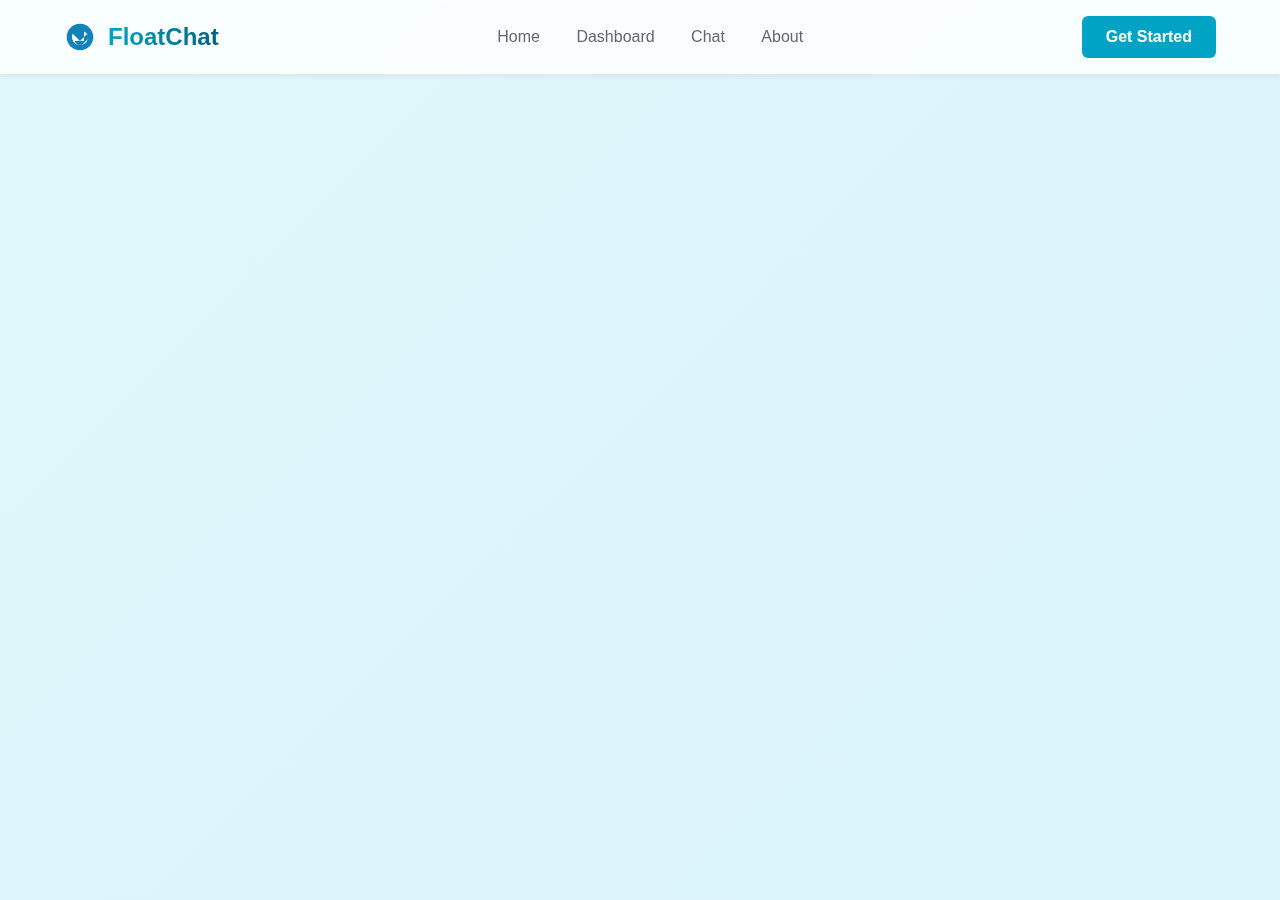
<file: sign in/signin.html>
<!DOCTYPE html>
<html lang="en">
<head>
    <meta charset="UTF-8" />
    <meta name="viewport" content="width=device-width, initial-scale=1.0" />
    <title>FloatChat - Sign In</title>
    <style>
        :root {
            --primary: 200, 80%, 40%;
            --accent: #00a3c4;
            --gradient-ocean: linear-gradient(90deg, #00a3c4, #03617e);
            --border: 0, 0%, 90%;
            --muted-foreground: 0, 0%, 40%;
            --foreground: 0, 0%, 20%;
            --radius: 6px;
        }

        * {
            margin: 0;
            padding: 0;
            box-sizing: border-box;
            font-family: "Inter", sans-serif;
        }

        body {
            background: #e0f7fb;
            color: #333;
            min-height: 100vh;
            display: flex;
            flex-direction: column;
            align-items: center;
            justify-content: center;
            padding-top: 80px; /* space for fixed navbar */
            /* Animated background */
            background: linear-gradient(135deg, #e0f7fb, #d4f0f8, #c8e8f5);
            background-size: 400% 400%;
            animation: backgroundGradient 15s ease infinite;
        }

        @keyframes backgroundGradient {
            0% { background-position: 0% 50%; }
            50% { background-position: 100% 50%; }
            100% { background-position: 0% 50%; }
        }

        .gradient-text {
            background: var(--gradient-ocean);
            -webkit-background-clip: text;
            background-clip: text;
            color: transparent;
        }

        .navbar {
            position: fixed;
            top: 0;
            left: 0;
            width: 100%;
            background-color: hsla(0, 0%, 100%, 0.8);
            backdrop-filter: blur(8px);
            -webkit-backdrop-filter: blur(8px);
            box-shadow: 0 2px 4px rgba(0, 0, 0, 0.05);
            z-index: 1000;
            padding: 1rem 5%;
            border-bottom: 1px solid hsl(var(--border));
        }

        .navbar-container {
            display: flex;
            justify-content: space-between;
            align-items: center;
        }

        .navbar-logo {
            display: flex;
            align-items: center;
            gap: 0.75rem;
            text-decoration: none;
            font-weight: 700;
            font-size: 1.5rem;
        }

        .navbar-logo .logo-path {
            fill: hsl(var(--primary));
        }

        .nav-links a {
            margin: 0 1rem;
            text-decoration: none;
            color: hsl(var(--muted-foreground));
            font-weight: 500;
            transition: color 0.3s ease;
        }

        .nav-links a.active {
            color: var(--accent);
            font-weight: 600;
        }

        .nav-buttons .btn-signin {
            background: none;
            border: none;
            color: hsl(var(--foreground));
            font-weight: 600;
            margin-right: 1rem;
            cursor: pointer;
            text-decoration: none;
        }

        .btn-primary {
            background-color: var(--accent);
            color: white;
            padding: 0.75rem 1.5rem;
            border: none;
            border-radius: var(--radius);
            font-weight: 600;
            cursor: pointer;
            text-decoration: none;
            transition: background-color 0.3s ease, transform 0.2s ease;
            display: inline-flex;
            align-items: center;
            gap: 8px;
        }

        .btn-primary:hover {
            filter: brightness(1.1);
            transform: translateY(-2px);
        }

        .main-container {
            display: flex;
            width: 100%;
            max-width: 1000px;
            background: #fff;
            border-radius: 10px;
            box-shadow: 0 4px 12px rgba(0, 0, 0, 0.08);
            overflow: hidden;
            animation: fadeInUp 0.8s ease-out forwards;
            opacity: 0;
            transform: translateY(20px);
            margin: 2rem;
        }

        @keyframes fadeInUp {
            to { opacity: 1; transform: translateY(0); }
        }

        .left-panel {
            flex: 1;
            display: flex;
            flex-direction: column;
            justify-content: center;
            align-items: center;
            padding: 3rem 2rem;
            background: #f0f7f8;
            text-align: center;
        }
        
        .left-panel h1 { font-size: 2.5rem; margin-bottom: 0.5rem; line-height: 1.2; }
        .left-panel p { font-size: 1rem; color: #666; margin-top: 0.5rem; }

        .right-panel {
            flex: 1;
            display: flex;
            flex-direction: column;
            justify-content: center;
            padding: 3rem;
            text-align: center;
        }

        .right-panel h2 { font-size: 2rem; color: #03617e; margin-bottom: 1rem; }
        .right-panel .subtitle { color: #666; margin-bottom: 2rem; }

        .form-group { margin-bottom: 1.5rem; text-align: left; }
        .form-group label { display: block; margin-bottom: 0.5rem; color: #444; font-weight: 500; }
        .form-group input {
            width: 100%;
            padding: 0.75rem;
            border: 1px solid #e0e0e0;
            border-radius: var(--radius);
            font-size: 1rem;
            transition: border-color 0.3s ease;
        }
        .form-group input:focus {
            outline: none;
            border-color: var(--accent);
            box-shadow: 0 0 0 2px rgba(0, 163, 196, 0.2);
        }

        .form-actions {
            display: flex;
            justify-content: space-between;
            align-items: center;
            margin-top: 1rem;
            font-size: 0.9rem;
        }
        .form-actions a {
            color: var(--accent);
            text-decoration: none;
            transition: color 0.3s ease;
        }
        .form-actions a:hover { text-decoration: underline; }

        .btn-full { width: 100%; margin-top: 1rem; }

        .error-message {
            color: red;
            margin-top: 0.5rem;
            font-size: 0.9rem;
            display: none;
        }

        @media (max-width: 768px) {
            .main-container { flex-direction: column; margin: 1rem; }
            .left-panel, .right-panel { padding: 2rem; }
        }
    </style>
</head>
<body>
    <!-- Navbar -->
    <header class="navbar">
        <div class="navbar-container">
            <a href="../landing page/index.html" class="navbar-logo">
                <svg width="32" height="32" viewBox="0 0 24 24" fill="none" xmlns="http://www.w3.org/2000/svg">
                    <path d="M12 2C6.48 2 2 6.48 2 12C2 17.52 6.48 22 12 22C17.52 22 22 17.52 22 12C22 6.48 17.52 2 12 2ZM16.24 16.24C15.07 17.41 13.57 18 12 18C10.43 18 8.93 17.41 7.76 16.24C6.59 15.07 6 13.57 6 12C6 11.17 6.21 10.36 6.58 9.62L14.38 17.42C13.64 17.79 12.83 18 12 18C10.14 18 8.5 16.74 7.82 15H16.18C15.5 16.74 13.86 18 12 18C11.17 18 10.36 17.79 9.62 17.42L17.42 9.62C17.79 10.36 18 11.17 18 12C18 13.86 16.74 15.5 15 15.18V7.82C16.74 8.5 18 10.14 18 12C18 13.57 17.41 15.07 16.24 16.24Z" class="logo-path" />
                </svg>
                <span class="gradient-text">FloatChat</span>
            </a>
            <nav class="nav-links">
                <a href="../landing page/index.html">Home</a>
                <a href="../FloatChat-Dashboard/dashboard.html">Dashboard</a>
                <a href="../chat/chat.html">Chat</a>
                <a href="../aboutpage.html">About</a>
            </nav>
            <div class="nav-buttons">
                <a href="#" class="btn-primary">Get Started</a>
            </div>
        </div>
    </header>

    <div class="main-container">
        <!-- Left Panel -->
        <div class="left-panel">
            <h1><span class="gradient-text">Join the FloatChat Community</span></h1>
            <p>Access the world's largest oceanographic database and get instant insights from AI.</p>
        </div>

        <!-- Right Panel (Sign-in Form) -->
        <div class="right-panel">
            <h2>Sign In</h2>
            <p class="subtitle">Log in to your account to start exploring.</p>
            <form class="signin-form" id="signinForm">
                <div class="form-group">
                    <label for="username">Email</label>
                    <input type="text" id="username" name="username" placeholder="name@example.com" />
                </div>
                <div class="form-group">
                    <label for="password">Password</label>
                    <input type="password" id="password" name="password" placeholder="••••••••" />
                </div>
                <div class="error-message" id="errorMessage">Invalid email or password</div>
                <button type="submit" class="btn-primary btn-full">Sign In</button>
            </form>
            <div class="form-actions">
                <span>Don't have an account? <a href="#">Sign up</a></span>
                <a href="#">Forgot password?</a>
            </div>
        </div>
    </div>

    <script>
        const form = document.getElementById('signinForm');
        const errorMsg = document.getElementById('errorMessage');

        // Hard-coded credentials
        const validEmail = "user@example.com";
        const validPassword = "password123";

        form.addEventListener('submit', function(e) {
            e.preventDefault(); // Prevent form submission

            const emailInput = document.getElementById('username').value;
            const passwordInput = document.getElementById('password').value;

            if(emailInput === validEmail && passwordInput === validPassword) {
                errorMsg.style.display = 'none';
                alert("Login successful!");
                window.location.href = "../FloatChat-Dashboard/dashboard.html";
            } else {
                errorMsg.style.display = 'block';
            }
        });
    </script>
</body>
</html>
</file>
<file: landing page/style.css>
* {
      margin: 0;
      padding: 0;
      box-sizing: border-box;
      font-family: Arial, Helvetica, sans-serif;
    }
    
    /* ==================== GLOBAL VARIABLES ==================== */
:root {
  --primary: 210 100% 40%;
  --accent: 200 100% 45%;
  --foreground: 222 47% 11%;
  --muted-foreground: 215 16% 47%;
  --border: 215 20% 80%;
  --radius: 8px;
  --gradient-ocean: linear-gradient(90deg, #007cf0, #00dfd8);
}

/* ==================== GRADIENT TEXT ==================== */
.gradient-text {
  background: var(--gradient-ocean);
  -webkit-background-clip: text;
  background-clip: text;
  color: transparent;
  font-weight: 700;
}

/* ==================== NAVBAR ==================== */
.navbar {
  position: fixed;
  top: 0;
  left: 0;
  width: 100%;
  background-color: hsla(0, 0%, 100%, 0.85);
  backdrop-filter: blur(8px);
  -webkit-backdrop-filter: blur(8px);
  box-shadow: 0 2px 4px rgba(0, 0, 0, 0.05);
  z-index: 1000;
  padding: 1rem 5%;
  border-bottom: 1px solid hsl(var(--border));
}

.navbar-container {
  display: flex;
  justify-content: space-between;
  align-items: center;
}

/* ==================== LOGO ==================== */
.navbar-logo {
  display: flex;
  align-items: center;
  gap: 0.75rem;
  text-decoration: none;
  font-size: 1.5rem;
  font-weight: 700;
}

.navbar-logo .logo-path {
  fill: hsl(var(--primary));
}

/* ==================== LINKS ==================== */
.nav-links {
  display: flex;
  align-items: center;
}

.nav-links a {
  margin: 0 1rem;
  text-decoration: none;
  color: hsl(var(--muted-foreground));
  font-weight: 500;
  transition: color 0.3s ease, border-color 0.3s ease;
  padding-bottom: 0.25rem;
}

.nav-links a:hover {
  color: hsl(var(--primary));
}



/* ==================== BUTTONS ==================== */
.nav-buttons {
  display: flex;
  align-items: center;
}

.nav-buttons .btn-signin {
  background: none;
  border: none;
  color: hsl(var(--foreground));
  font-weight: 600;
  margin-right: 1rem;
  cursor: pointer;
  text-decoration: none;
}

.btn-primary {
  background-color: hsl(var(--accent));
  color: #fff;
  padding: 0.6rem 1.25rem;
  border: none;
  border-radius: var(--radius);
  font-weight: 600;
  cursor: pointer;
  text-decoration: none;
  transition: filter 0.3s ease;
  display: inline-flex;
  align-items: center;
  gap: 8px;
}

.btn-primary:hover {
  filter: brightness(1.1);
}

/* ==================== RESPONSIVE ==================== */
@media (max-width: 768px) {
  .nav-links {
    display: none; /* hide links on small screens */
  }

  .nav-buttons .btn-signin {
    margin-right: 0.5rem;
  }

  .btn-primary {
    padding: 0.5rem 1rem;
  }
}

    /* Hero Section */
    .hero {
  position: relative;
  text-align: center;
  padding: 100px 20px;
  background: url('bg.png') no-repeat center center/cover;
  color: #1a1a1a;
}

/* Overlay */
.hero::before {
  content: '';
  position: absolute;
  top: 0;
  left: 0;
  width: 100%;
  height: 100%;
  background: rgba(255,255,255,0.6); /* semi-transparent white */
  z-index: 0;
}


/* Make hero content appear above overlay */
.hero > * {
  position: relative;
  z-index: 1;
}

    .hero h1 {
      font-size: 50px;
      color: #009688; /* teal */
      margin-bottom: 20px;
    }

    .hero h2 {
      font-size: 26px;
      margin-bottom: 15px;
      color: #111; /* darker */
    }

    .hero p {
      font-size: 18px;
      max-width: 700px;
      margin: 0 auto 30px;
      line-height: 1.6;
      color: #222; /* darker for better contrast */
    }

    .hero .buttons {
      display: flex;
      justify-content: center;
      gap: 20px;
      margin-top: 25px;
    }

    .hero .buttons a {
      padding: 14px 24px;
      border-radius: 8px;
      text-decoration: none;
      font-size: 16px;
      font-weight: 600;
    }

    .hero .buttons .explore {
      background: #012f6b;
      color: #fff;
    }

    .hero .buttons .dashboard {
      background: #f4f4f4;
      color: #111;
    }

    /* Stats */
    .stats {
      display: flex;
      justify-content: center;
      gap: 80px;
      margin-top: 60px;
      font-size: 18px;
      color: #111; /* darker */
    }

    .stats div {
      text-align: center;
    }

    .stats div span {
      display: block;
      font-size: 28px;
      font-weight: bold;
      color: #064643;
      margin-bottom: 5px;
    }
    .features-section {
  background: #fff;
  padding: 80px 20px;
}

.features-wrapper {
  display: flex;
  flex-wrap: wrap;
  gap: 60px;
  max-width: 1200px;
  margin: 0 auto;
  align-items: flex-start;
}

.features-header {
  width: 100%;
  text-align: left;
  margin-bottom: 20px;       /* reduced space before Float Trajectories */
  max-width: 720px;
}

.features-header h2 {
  font-family: 'Inter', 'Poppins', 'Segoe UI', sans-serif; /* clean modern font */
  color: #012f6b;
  font-size: 40px;           /* strong headline like in SS */
  font-weight: 800;
  line-height: 1.05;
  letter-spacing: -0.5px;
  margin: 0 0 10px 0;        /* tighten bottom gap */
}

.features-header p {
  color: #5f707a;
  font-size: 18px;
  line-height: 1.6;
  max-width: 600px;
  margin: 0;                 /* removed extra gap */
}


/* responsive adjustments so the big heading scales down on small screens */
@media (max-width: 900px) {
  .features-header h2 {
    font-size: 36px;
    max-width: 100%;
  }
  .header-accent {
    width: 120px;
    height: 6px;
  }
}


.features-cards {
  flex: 1 1 550px;
  display: flex;
  flex-direction: column;
  gap: 25px;
}

.feature-card {
  display: flex;
  gap: 20px;
  background: #fff;
  padding: 20px 25px;
  border-radius: 12px;
  box-shadow: 0 6px 18px rgba(0,0,0,0.07);
  transition: transform 0.3s, box-shadow 0.3s;
}

.feature-card:hover {
  transform: translateY(-5px);
  box-shadow: 0 12px 25px rgba(0,0,0,0.12);
}

.icon-box {
  background: linear-gradient(135deg, #00c6ff, #0072ff);
  color: #fff;
  font-size: 20px;
  width: 48px;
  height: 48px;
  border-radius: 12px;
  display: flex;
  align-items: center;
  justify-content: center;
}

.feature-card .text h3 {
  font-size: 20px;
  color: #012f6b;
  margin-bottom: 6px;
}

.feature-card .text p {
  font-size: 15px;
  color: #111;
  line-height: 1.5;
  margin-bottom: 10px;
}

.tags {
  display: flex;
  flex-wrap: wrap;
  gap: 10px;
}

.tags span {
  background: #e6f8f9;
  color: #008c8c;
  font-size: 13px;
  font-weight: 500;
  padding: 6px 12px;
  border-radius: 20px;
}

.features-image {
  flex: 1 1 400px;
  display: flex;
  flex-direction: column;
  align-items: center;
}

.features-image img {
  max-width: 100%;
  border-radius: 12px;
  box-shadow: 0 8px 25px rgba(0,0,0,0.1);
}

.image-data-bar {
  display: flex;
  justify-content: space-between;
  width: 100%;
  background: #f8f8f8;
  padding: 10px 15px;
  border-radius: 8px;
  margin-top: 15px;
  box-shadow: 0 4px 12px rgba(0,0,0,0.08);
  font-size: 14px;
}

.image-data-bar .data-item {
  display: flex;
  gap: 5px;
}

.image-data-bar .label {
  font-weight: 600;
  color: #012f6b;
}

.image-data-bar .value {
  font-weight: 500;
  color: #333;
}

@media (max-width: 900px) {
  .features-wrapper {
    flex-direction: column-reverse;
    align-items: center;
  }
  .features-cards, .features-image {
    flex: 1 1 100%;
  }
  .features-image {
    margin-bottom: 40px;
  }
  .image-data-bar {
    flex-wrap: wrap;
    gap: 10px;
  }
}
/* FloatChat Section Styles */
.floatchat-section {
  background: linear-gradient(to bottom, #1E3A8A, #2563EB); /* gradient blue background */
  color: #fff;
  padding: 80px 20px;
  text-align: center;
  font-family: 'Arial', sans-serif;
}

.floatchat-section h2 {
  font-size: 2.8rem;
  margin-bottom: 10px;
  font-weight: bold;
}

.floatchat-section .subtitle {
  font-size: 1.15rem;
  margin-bottom: 50px;
  max-width: 700px;
  margin-left: auto;
  margin-right: auto;
  line-height: 1.6;
  opacity: 0.9;
}

.cards {
  display: flex;
  flex-wrap: wrap;
  justify-content: center;
  gap: 30px;
  margin-bottom: 50px;
}

.card {
  background-color: rgba(255, 255, 255, 0.08);
  border-radius: 20px;
  padding: 35px 25px;
  flex: 1 1 250px;
  max-width: 320px;
  transition: transform 0.3s, background-color 0.3s, box-shadow 0.3s;
}

.card:hover {
  transform: translateY(-10px);
  background-color: rgba(255, 255, 255, 0.15);
  box-shadow: 0 10px 25px rgba(0,0,0,0.2);
}

.card h3 {
  font-size: 1.6rem;
  margin-bottom: 15px;
}

.card p {
  font-size: 1rem;
  line-height: 1.6;
  margin-bottom: 20px;
}

.card-btn {
  display: inline-block;
  background-color: #fff;
  color: #1E3A8A;
  padding: 10px 22px;
  border-radius: 10px;
  text-decoration: none;
  font-weight: bold;
  transition: all 0.3s;
}

.card-btn:hover {
  background-color: #3B82F6;
  color: #fff;
}

.main-btn {
  display: inline-block;
  background: linear-gradient(90deg, #06B6D4, #3B82F6, #2563EB); /* ocean gradient */
  color: #fff;
  padding: 18px 45px;
  font-size: 1.2rem;
  border-radius: 12px;
  text-decoration: none;
  font-weight: bold;
  box-shadow: 0 6px 20px rgba(0,0,0,0.25);
  transition: transform 0.3s, box-shadow 0.3s;
}

.main-btn:hover {
  transform: translateY(-3px);
  box-shadow: 0 12px 30px rgba(0,0,0,0.3);
}

/* Responsive */
@media (max-width: 900px) {
  .cards {
    flex-direction: column;
    align-items: center;
  }
}
</file>
